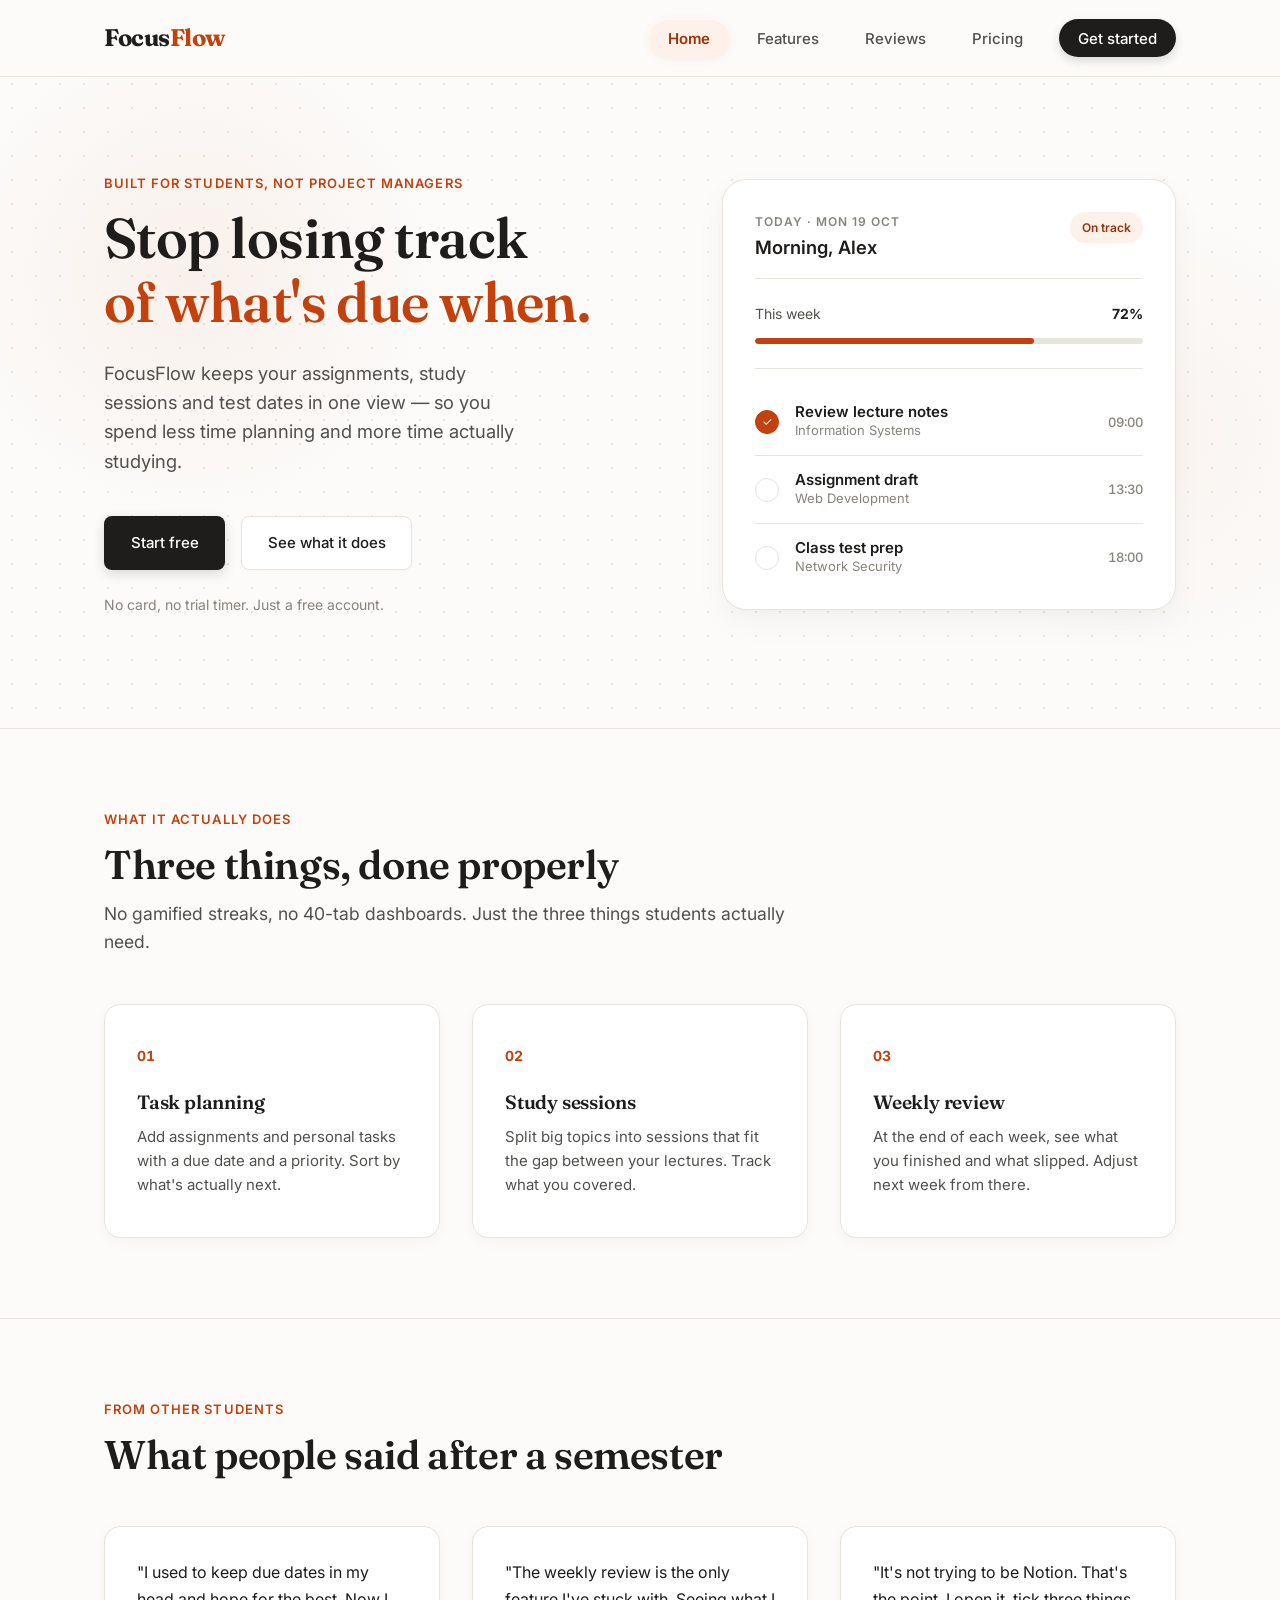
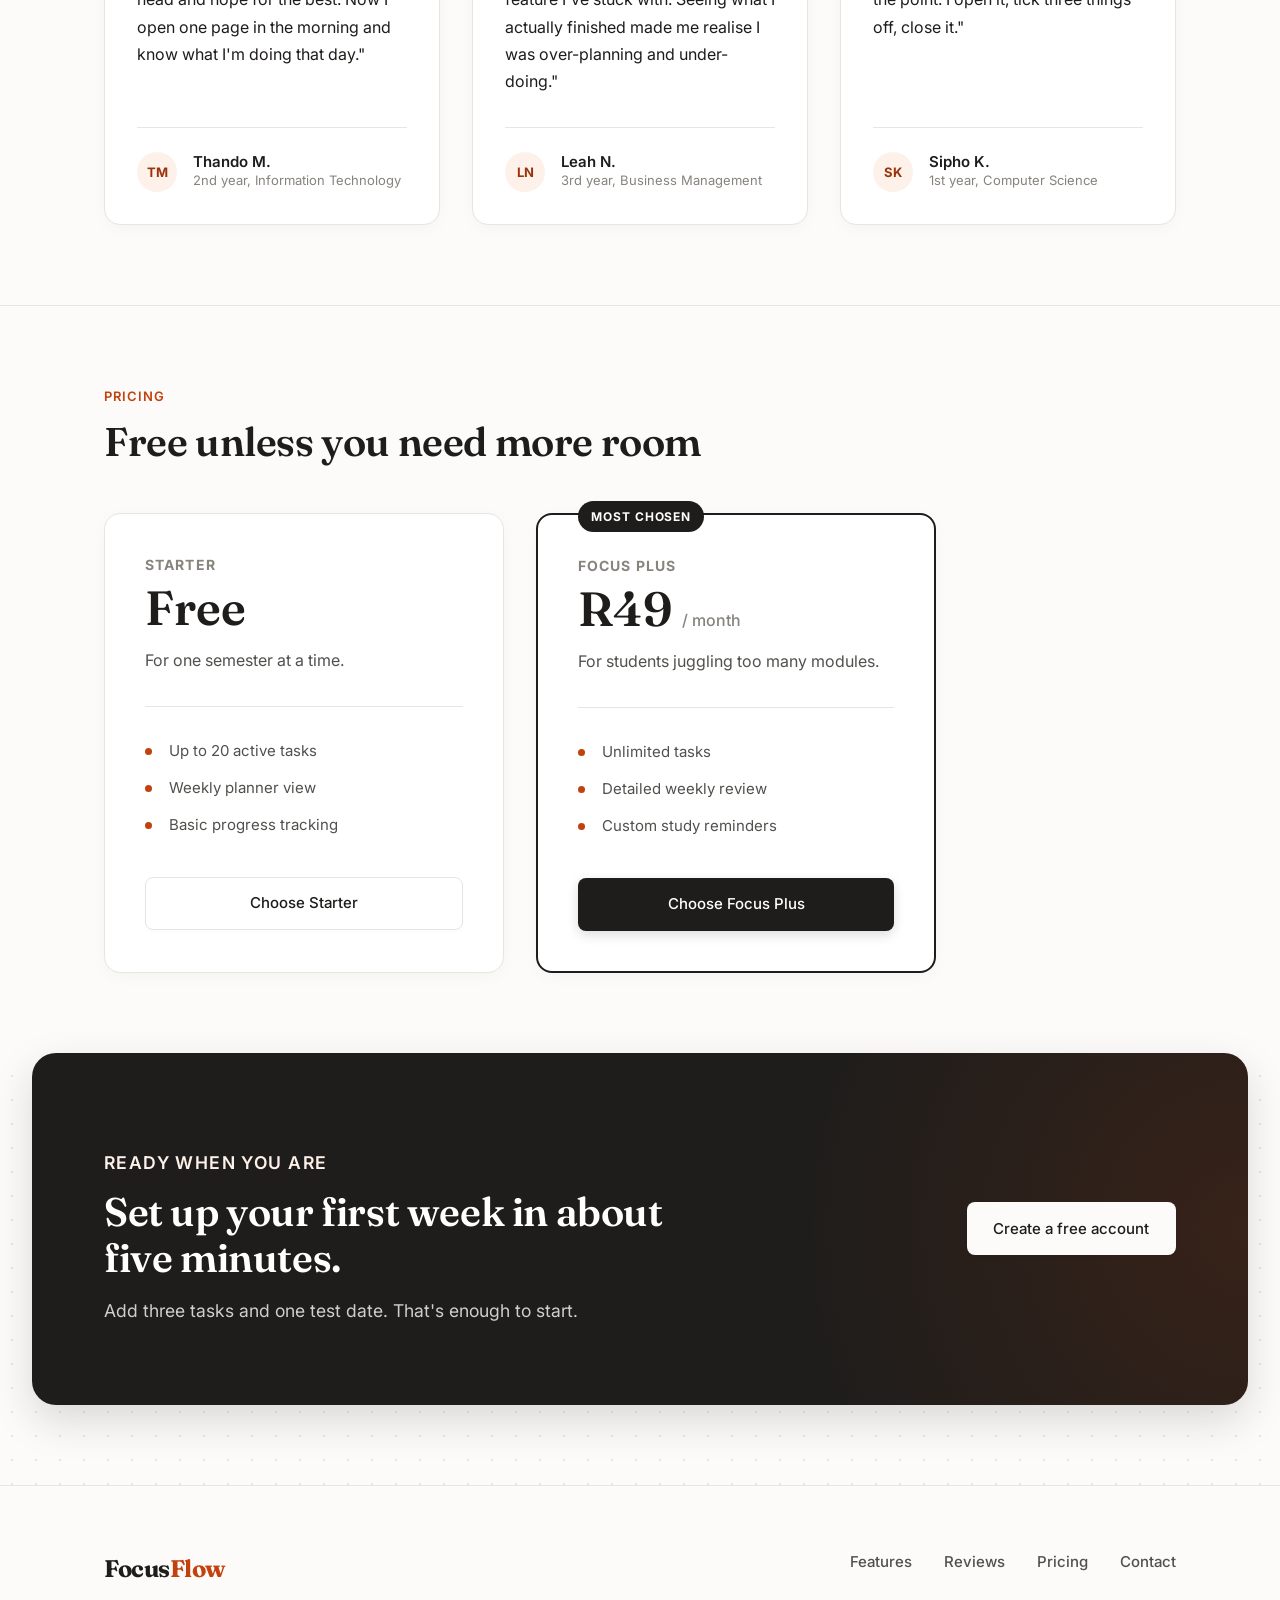
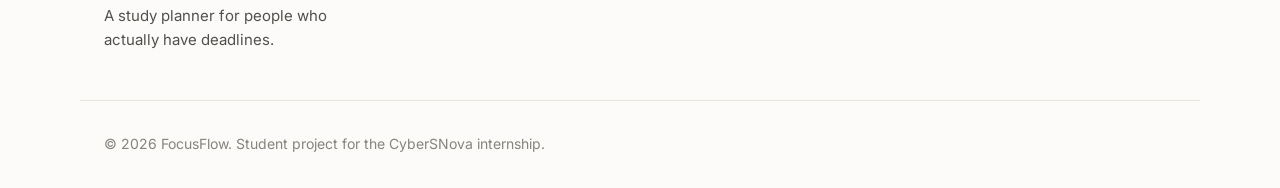
<file: 01-landing-page/index.html>
<!DOCTYPE html>
<html lang="en">
<head>
    <meta charset="UTF-8">
    <meta name="viewport" content="width=device-width, initial-scale=1.0">
    <meta name="description" content="FocusFlow is a study planner for students who need to track assignments, study sessions and deadlines in one place.">
    <title>FocusFlow — A study planner that actually fits a student week</title>
    
    <!-- Google Fonts -->
    <link rel="preconnect" href="https://fonts.googleapis.com">
    <link rel="preconnect" href="https://fonts.gstatic.com" crossorigin>
    <link href="https://fonts.googleapis.com/css2?family=Fraunces:opsz,wght@9..144,600;9..144,700&family=Inter:wght@400;500;600&display=swap" rel="stylesheet">
    
    <link rel="stylesheet" href="css/style.css">
</head>

<body>
    <a href="#main" class="skip-link">Skip to main content</a>

    <header class="site-header">
        <nav class="navbar container" aria-label="Main">
            <a href="#home" class="logo" aria-label="FocusFlow — home">
                Focus<span>Flow</span>
            </a>

            <button
                class="menu-button"
                type="button"
                aria-label="Open navigation menu"
                aria-expanded="false"
                aria-controls="navigation-links"
            >
                <span></span>
                <span></span>
                <span></span>
            </button>

            <ul class="nav-links" id="navigation-links">
                <li><a href="#home">Home</a></li>
                <li><a href="#features">Features</a></li>
                <li><a href="#testimonials">Reviews</a></li>
                <li><a href="#pricing">Pricing</a></li>
                <li><a href="#get-started" class="nav-button">Get started</a></li>
            </ul>
        </nav>
    </header>

    <main id="main">
        <!-- HERO -->
        <section class="hero" id="home">
            <div class="container hero-layout">
                <div class="hero-content">
                    <p class="eyebrow">Built for students, not project managers</p>

                    <h1>
                        Stop losing track<br>
                        <span>of what's due when.</span>
                    </h1>

                    <p class="hero-description">
                        FocusFlow keeps your assignments, study sessions and
                        test dates in one view — so you spend less time
                        planning and more time actually studying.
                    </p>

                    <div class="hero-actions">
                        <a href="#get-started" class="button button-primary">Start free</a>
                        <a href="#features" class="button button-secondary">See what it does</a>
                    </div>

                    <p class="hero-note">No card, no trial timer. Just a free account.</p>
                </div>

                <div class="hero-preview" aria-hidden="true">
                    <div class="preview-header">
                        <div>
                            <p class="preview-label">Today · Mon 19 Oct</p>
                            <h2>Morning, Alex</h2>
                        </div>
                        <span class="status-badge">On track</span>
                    </div>

                    <div class="progress-card">
                        <div class="card-heading">
                            <span>This week</span>
                            <strong>72%</strong>
                        </div>
                        <div class="progress-track">
                            <div class="progress-value"></div>
                        </div>
                    </div>

                    <div class="task-list">
                        <article class="task-card">
                            <span class="task-check completed">✓</span>
                            <div>
                                <h3>Review lecture notes</h3>
                                <p>Information Systems</p>
                            </div>
                            <span class="task-time">09:00</span>
                        </article>

                        <article class="task-card">
                            <span class="task-check"></span>
                            <div>
                                <h3>Assignment draft</h3>
                                <p>Web Development</p>
                            </div>
                            <span class="task-time">13:30</span>
                        </article>

                        <article class="task-card">
                            <span class="task-check"></span>
                            <div>
                                <h3>Class test prep</h3>
                                <p>Network Security</p>
                            </div>
                            <span class="task-time">18:00</span>
                        </article>
                    </div>
                </div>
            </div>
        </section>

        <!-- FEATURES -->
        <section class="features section" id="features">
            <div class="container">
                <div class="section-heading">
                    <p class="eyebrow">What it actually does</p>
                    <h2>Three things, done properly</h2>
                    <p>
                        No gamified streaks, no 40-tab dashboards. Just the
                        three things students actually need.
                    </p>
                </div>

                <div class="feature-grid">
                    <article class="feature-card">
                        <span class="feature-number">01</span>
                        <h3>Task planning</h3>
                        <p>
                            Add assignments and personal tasks with a due date
                            and a priority. Sort by what's actually next.
                        </p>
                    </article>

                    <article class="feature-card">
                        <span class="feature-number">02</span>
                        <h3>Study sessions</h3>
                        <p>
                            Split big topics into sessions that fit the gap
                            between your lectures. Track what you covered.
                        </p>
                    </article>

                    <article class="feature-card">
                        <span class="feature-number">03</span>
                        <h3>Weekly review</h3>
                        <p>
                            At the end of each week, see what you finished and
                            what slipped. Adjust next week from there.
                        </p>
                    </article>
                </div>
            </div>
        </section>

        <!-- TESTIMONIALS -->
        <section class="testimonials section" id="testimonials">
            <div class="container">
                <div class="section-heading">
                    <p class="eyebrow">From other students</p>
                    <h2>What people said after a semester</h2>
                </div>

                <div class="testimonial-grid">
                    <article class="testimonial-card">
                        <p>
                            "I used to keep due dates in my head and hope for
                            the best. Now I open one page in the morning and
                            know what I'm doing that day."
                        </p>
                        <div class="student">
                            <span class="student-avatar" aria-hidden="true">TM</span>
                            <div>
                                <h3>Thando M.</h3>
                                <p>2nd year, Information Technology</p>
                            </div>
                        </div>
                    </article>

                    <article class="testimonial-card">
                        <p>
                            "The weekly review is the only feature I've stuck
                            with. Seeing what I actually finished made me
                            realise I was over-planning and under-doing."
                        </p>
                        <div class="student">
                            <span class="student-avatar" aria-hidden="true">LN</span>
                            <div>
                                <h3>Leah N.</h3>
                                <p>3rd year, Business Management</p>
                            </div>
                        </div>
                    </article>

                    <article class="testimonial-card">
                        <p>
                            "It's not trying to be Notion. That's the point.
                            I open it, tick three things off, close it."
                        </p>
                        <div class="student">
                            <span class="student-avatar" aria-hidden="true">SK</span>
                            <div>
                                <h3>Sipho K.</h3>
                                <p>1st year, Computer Science</p>
                            </div>
                        </div>
                    </article>
                </div>
            </div>
        </section>

        <!-- PRICING -->
        <section class="pricing section" id="pricing">
            <div class="container">
                <div class="section-heading">
                    <p class="eyebrow">Pricing</p>
                    <h2>Free unless you need more room</h2>
                </div>

                <div class="pricing-grid">
                    <article class="pricing-card">
                        <p class="plan-name">Starter</p>
                        <p class="price">Free</p>
                        <p class="plan-description">For one semester at a time.</p>
                        <ul>
                            <li>Up to 20 active tasks</li>
                            <li>Weekly planner view</li>
                            <li>Basic progress tracking</li>
                        </ul>
                        <a href="#get-started" class="button button-secondary">Choose Starter</a>
                    </article>

                    <article class="pricing-card featured-plan">
                        <span class="popular-label">Most chosen</span>
                        <p class="plan-name">Focus Plus</p>
                        <p class="price">R49 <span>/ month</span></p>
                        <p class="plan-description">For students juggling too many modules.</p>
                        <ul>
                            <li>Unlimited tasks</li>
                            <li>Detailed weekly review</li>
                            <li>Custom study reminders</li>
                        </ul>
                        <a href="#get-started" class="button button-primary">Choose Focus Plus</a>
                    </article>
                </div>
            </div>
        </section>

        <!-- CTA -->
        <section class="call-to-action section" id="get-started">
            <div class="container call-to-action-content">
                <div>
                    <p class="eyebrow">Ready when you are</p>
                    <h2>Set up your first week in about five minutes.</h2>
                    <p>Add three tasks and one test date. That's enough to start.</p>
                </div>
                <a href="#" class="button button-light">Create a free account</a>
            </div>
        </section>
    </main>

    <footer class="site-footer">
        <div class="container footer-layout">
            <div>
                <a href="#home" class="logo footer-logo" aria-label="FocusFlow — back to top">
                    Focus<span>Flow</span>
                </a>
                <p>A study planner for people who actually have deadlines.</p>
            </div>

            <nav class="footer-links" aria-label="Footer">
                <a href="#features">Features</a>
                <a href="#testimonials">Reviews</a>
                <a href="#pricing">Pricing</a>
                <a href="mailto:hello@focusflow.example">Contact</a>
            </nav>
        </div>

        <div class="container footer-bottom">
            <p>&copy; 2026 FocusFlow. Student project for the CyberSNova internship.</p>
        </div>
    </footer>

    <script src="js/script.js"></script>
</body>
</html>
</file>
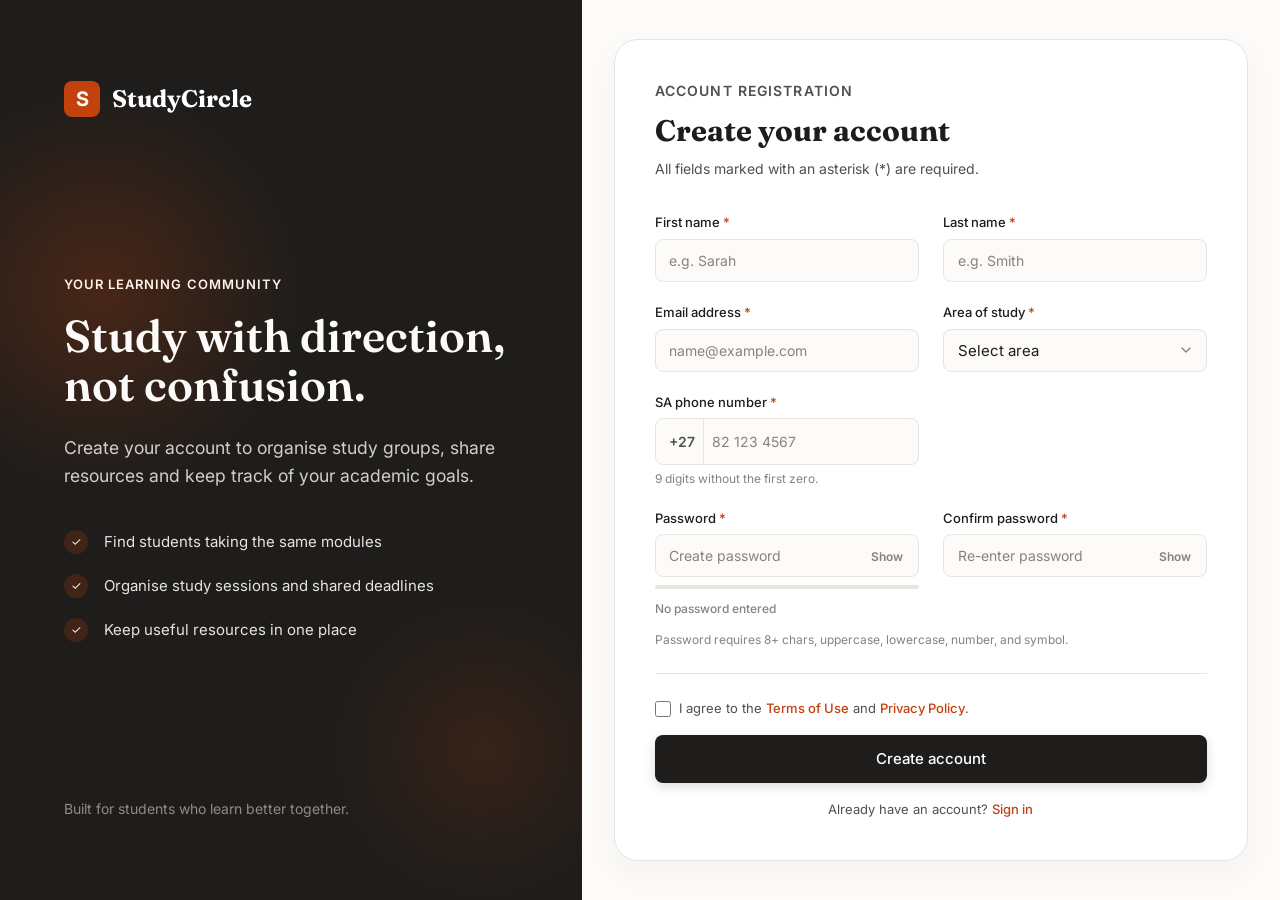
<file: 02-registration-form/index.html>
<!DOCTYPE html>
<html lang="en">
<head>
    <meta charset="UTF-8">
    <meta name="viewport" content="width=device-width, initial-scale=1.0">
    <meta name="description" content="Create a StudyCircle student account.">
    <title>Create an Account | StudyCircle</title>

    <link rel="preconnect" href="https://fonts.googleapis.com">
    <link rel="preconnect" href="https://fonts.gstatic.com" crossorigin>
    <link href="https://fonts.googleapis.com/css2?family=Fraunces:opsz,wght@9..144,600;9..144,700&family=Inter:wght@400;500;600&display=swap" rel="stylesheet">

    <link rel="stylesheet" href="css/style.css">
</head>

<body>
    <main class="page-layout">
        <!-- Left Side: Intro -->
        <section class="introduction-panel" aria-labelledby="page-heading">
            <div class="introduction-content">
                <a href="#" class="logo" aria-label="StudyCircle home">
                    <span class="logo-mark">S</span>
                    <span>StudyCircle</span>
                </a>

                <div class="introduction-copy">
                    <p class="eyebrow">Your learning community</p>
                    <h1 id="page-heading">Study with direction, not confusion.</h1>
                    <p class="introduction-text">
                        Create your account to organise study groups,
                        share resources and keep track of your academic goals.
                    </p>

                    <ul class="benefit-list">
                        <li>
                            <span class="benefit-icon" aria-hidden="true">✓</span>
                            Find students taking the same modules
                        </li>
                        <li>
                            <span class="benefit-icon" aria-hidden="true">✓</span>
                            Organise study sessions and shared deadlines
                        </li>
                        <li>
                            <span class="benefit-icon" aria-hidden="true">✓</span>
                            Keep useful resources in one place
                        </li>
                    </ul>
                </div>

                <p class="panel-note">
                    Built for students who learn better together.
                </p>
            </div>
        </section>

        <!-- Right Side: Form -->
        <section class="form-panel" aria-labelledby="form-heading">
            <div class="form-container">
                <header class="form-header">
                    <p class="step-label">Account registration</p>
                    <h2 id="form-heading">Create your account</h2>
                    <p>All fields marked with an asterisk (*) are required.</p>
                </header>

                <div class="success-message" id="success-message" role="status" aria-live="polite" hidden>
                    <span class="success-icon" aria-hidden="true">✓</span>
                    <div>
                        <strong>Registration successful</strong>
                        <p>Your StudyCircle account has been created.</p>
                    </div>
                </div>

                <form id="registration-form" novalidate>
                    <!-- Row 1 -->
                    <div class="form-row">
                        <div class="form-group">
                            <label for="first-name">First name <span aria-hidden="true">*</span></label>
                            <input type="text" id="first-name" name="firstName" placeholder="e.g. Sarah" autocomplete="given-name" required>
                            <small class="error-message" id="first-name-error"></small>
                        </div>
                        <div class="form-group">
                            <label for="last-name">Last name <span aria-hidden="true">*</span></label>
                            <input type="text" id="last-name" name="lastName" placeholder="e.g. Smith" autocomplete="family-name" required>
                            <small class="error-message" id="last-name-error"></small>
                        </div>
                    </div>

                    <!-- Row 2 -->
                    <div class="form-row">
                        <div class="form-group">
                            <label for="email">Email address <span aria-hidden="true">*</span></label>
                            <input type="email" id="email" name="email" placeholder="name@example.com" autocomplete="email" required>
                            <small class="error-message" id="email-error"></small>
                        </div>
                        <div class="form-group">
                            <label for="study-area">Area of study <span aria-hidden="true">*</span></label>
                            <select id="study-area" name="studyArea" required>
                                <option value="">Select area</option>
                                <option value="information-technology">Information Technology</option>
                                <option value="computer-science">Computer Science</option>
                                <option value="business-management">Business Management</option>
                                <option value="engineering">Engineering</option>
                                <option value="education">Education</option>
                                <option value="other">Other</option>
                            </select>
                            <small class="error-message" id="study-area-error"></small>
                        </div>
                    </div>

                    <!-- Row 3 -->
                    <div class="form-row">
                        <div class="form-group">
                            <label for="phone">SA phone number <span aria-hidden="true">*</span></label>
                            <div class="phone-input-wrapper">
                                <span class="country-code" aria-hidden="true">+27</span>
                                <input type="tel" id="phone" name="phone" placeholder="82 123 4567" autocomplete="tel" inputmode="numeric" required>
                            </div>
                            <small class="field-hint">9 digits without the first zero.</small>
                            <small class="error-message" id="phone-error"></small>
                        </div>
                        <div class="form-group">
                            <!-- Empty spacer for layout -->
                        </div>
                    </div>

                    <!-- Row 4: Passwords -->
                    <div class="form-row">
                        <div class="form-group">
                            <label for="password">Password <span aria-hidden="true">*</span></label>
                            <div class="password-input-wrapper">
                                <input type="password" id="password" name="password" placeholder="Create password" autocomplete="new-password" required>
                                <button class="password-toggle" type="button" data-password-target="password" aria-label="Show password">Show</button>
                            </div>
                            <div class="password-strength" id="password-strength">
                                <div class="strength-track"><span class="strength-bar"></span></div>
                                <span class="strength-label">No password entered</span>
                            </div>
                            <small class="error-message" id="password-error"></small>
                        </div>
                        <div class="form-group">
                            <label for="confirm-password">Confirm password <span aria-hidden="true">*</span></label>
                            <div class="password-input-wrapper">
                                <input type="password" id="confirm-password" name="confirmPassword" placeholder="Re-enter password" autocomplete="new-password" required>
                                <button class="password-toggle" type="button" data-password-target="confirm-password" aria-label="Show confirmed password">Show</button>
                            </div>
                            <small class="error-message" id="confirm-password-error"></small>
                        </div>
                    </div>
                    
                    <small class="field-hint" style="margin-top: -0.5rem; margin-bottom: 1.5rem; display: block;">
                        Password requires 8+ chars, uppercase, lowercase, number, and symbol.
                    </small>

                    <!-- Bottom Section -->
                    <div class="form-bottom">
                        <div class="checkbox-group">
                            <input type="checkbox" id="terms" name="terms" required>
                            <label for="terms">I agree to the <a href="#">Terms of Use</a> and <a href="#">Privacy Policy</a>.</label>
                        </div>
                        <small class="error-message checkbox-error" id="terms-error"></small>

                        <button class="submit-button" type="submit">Create account</button>
                        <p class="sign-in-text">Already have an account? <a href="#">Sign in</a></p>
                    </div>
                </form>
            </div>
        </section>
    </main>

    <script src="js/validation.js"></script>
</body>
</html>
</file>
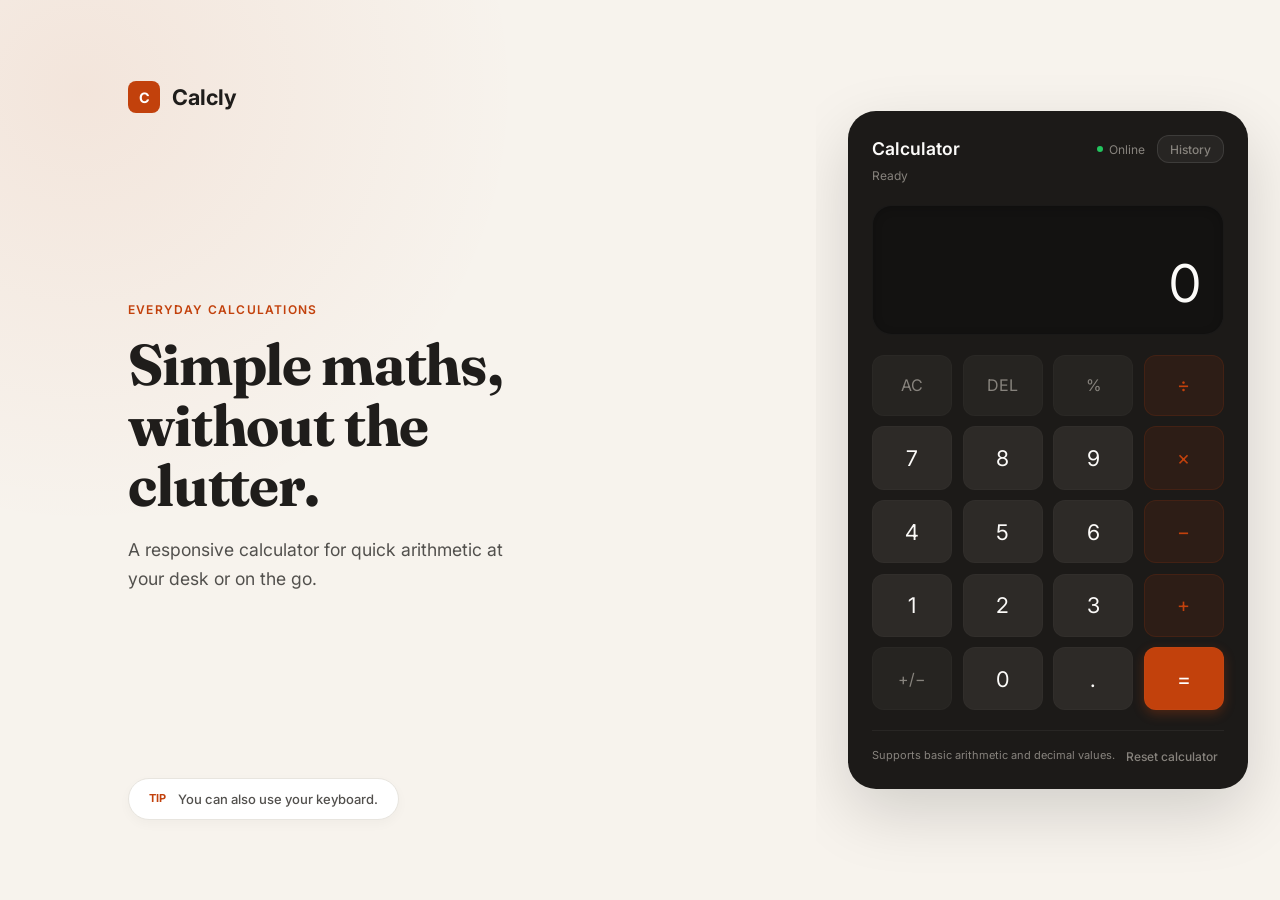
<file: 03-digital-calculator/index.html>
<!DOCTYPE html>
<html lang="en">
<head>
    <meta charset="UTF-8">
    <meta name="viewport" content="width=device-width, initial-scale=1.0">
    <meta name="description" content="A clean, functional digital calculator.">
    <title>Calcly | FocusFlow</title>

    <link rel="preconnect" href="https://fonts.googleapis.com">
    <link rel="preconnect" href="https://fonts.gstatic.com" crossorigin>
    <link href="https://fonts.googleapis.com/css2?family=Fraunces:opsz,wght@9..144,600;9..144,700&family=Inter:wght@400;500;600&display=swap" rel="stylesheet">

    <link rel="stylesheet" href="css/style.css">
</head>

<body>
    <main class="page-layout">
        
        <!-- Left Side: Typography & Info -->
        <section class="intro-panel">
            <div class="intro-content">
                <header class="intro-header">
                    <div class="logo">
                        <span class="logo-mark">C</span>
                        <span class="logo-text">Calcly</span>
                    </div>
                </header>

                <div class="hero-text">
                    <p class="eyebrow">Everyday calculations</p>
                    <h1>Simple maths,<br>without the<br>clutter.</h1>
                    <p class="subtitle">
                        A responsive calculator for quick arithmetic at your desk or on the go.
                    </p>
                </div>

                <div class="tip-card">
                    <span class="tip-badge">TIP</span>
                    <p>You can also use your keyboard.</p>
                </div>
            </div>
        </section>

        <!-- Right Side: The Calculator -->
        <section class="calc-panel">
            <div class="calculator">
                <header class="calc-header">
                    <div>
                        <h2>Calculator</h2>
                        <p class="status-text">Ready</p>
                    </div>
                    <div class="header-actions">
                        <div class="online-badge">
                            <span class="dot"></span> Online
                        </div>
                        <button id="toggle-history" class="history-toggle-btn">
                            <span id="history-btn-text">History</span>
                        </button>
                    </div>
                </header>

                <div class="display-screen">
                    <div class="expression" id="expression" aria-live="polite"></div>
                    <div class="result" id="result" aria-live="polite">0</div>
                </div>

                <div class="keypad">
                    <button class="key key-action" data-action="clear">AC</button>
                    <button class="key key-action" data-action="delete">DEL</button>
                    <button class="key key-action" data-action="percent">%</button>
                    <button class="key key-operator" data-action="divide">÷</button>

                    <button class="key" data-number="7">7</button>
                    <button class="key" data-number="8">8</button>
                    <button class="key" data-number="9">9</button>
                    <button class="key key-operator" data-action="multiply">×</button>

                    <button class="key" data-number="4">4</button>
                    <button class="key" data-number="5">5</button>
                    <button class="key" data-number="6">6</button>
                    <button class="key key-operator" data-action="subtract">−</button>

                    <button class="key" data-number="1">1</button>
                    <button class="key" data-number="2">2</button>
                    <button class="key" data-number="3">3</button>
                    <button class="key key-operator" data-action="add">+</button>

                    <button class="key key-action" data-action="negate">+/−</button>
                    <button class="key" data-number="0">0</button>
                    <button class="key" data-action="decimal">.</button>
                    <button class="key key-equals" data-action="calculate">=</button>
                </div>

                <footer class="calc-footer">
                    <p>Supports basic arithmetic and decimal values.</p>
                    <button id="reset-calc" class="reset-btn">Reset calculator</button>
                </footer>
            </div>
        </section>

        <!-- Side Drawer (History) - Now part of the main grid -->
        <aside class="history-drawer" id="history-drawer">
            <header class="history-header">
                <h2>History</h2>
                <button id="clear-history" class="clear-history-btn">Clear</button>
            </header>
            <ul class="history-list" id="history-list">
                <li class="history-empty">No calculations yet.</li>
            </ul>
        </aside>

    </main>

    <script src="js/calculator.js"></script>
</body>
</html>
</file>
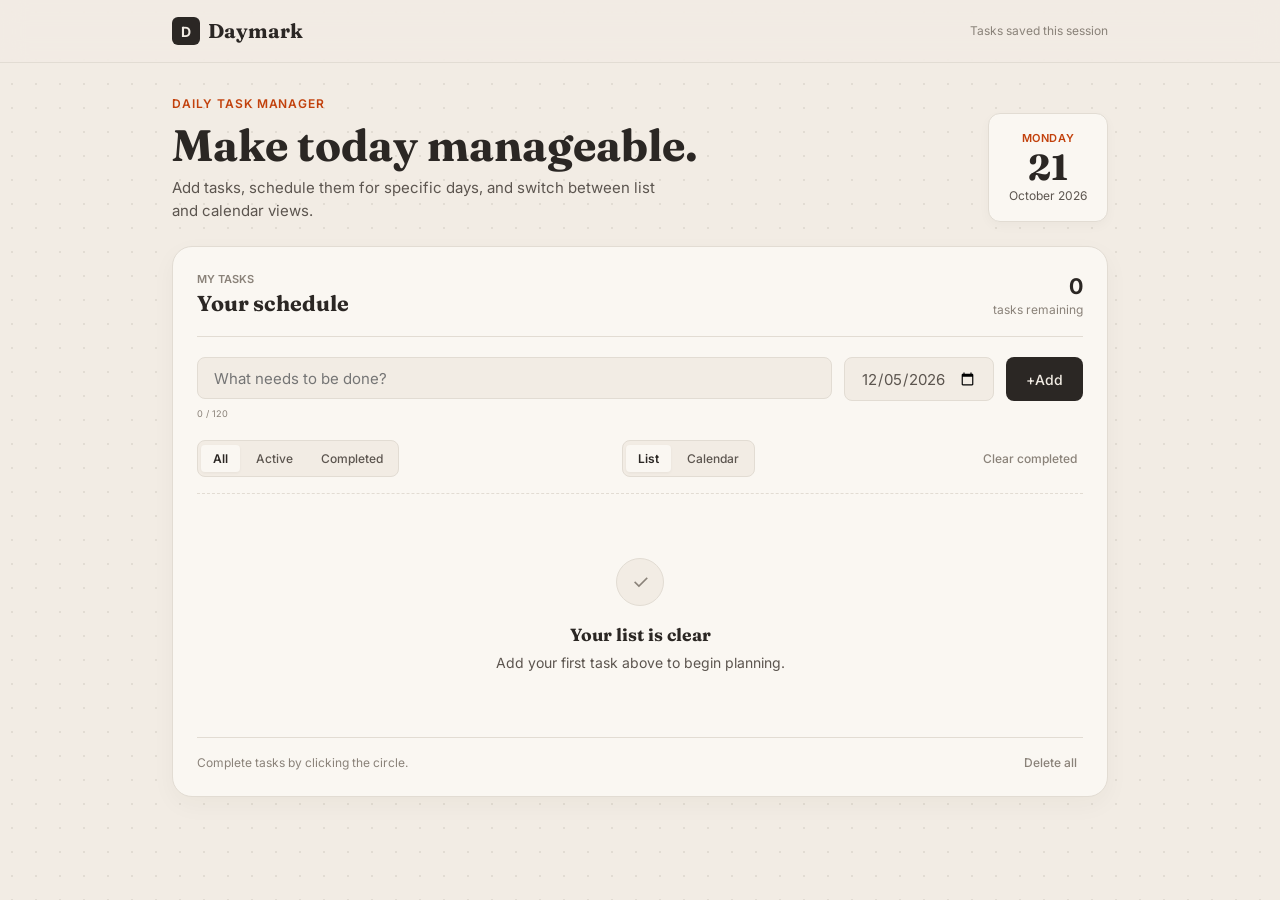
<file: 04-todo-list/index.html>
<!DOCTYPE html>
<html lang="en">
<head>
    <meta charset="UTF-8">
    <meta name="viewport" content="width=device-width, initial-scale=1.0">
    <meta name="description" content="Daymark is a simple task-management application for organising daily work.">
    <title>Daymark | Daily Task Manager</title>

    <link rel="preconnect" href="https://fonts.googleapis.com">
    <link rel="preconnect" href="https://fonts.gstatic.com" crossorigin>
    <link href="https://fonts.googleapis.com/css2?family=Inter:wght@400;500;600;700&family=Fraunces:opsz,wght@9..144,600;9..144,700&display=swap" rel="stylesheet">

    <link rel="stylesheet" href="css/style.css">
</head>

<body>
    <header class="site-header">
        <div class="header-content">
            <a href="#" class="logo" aria-label="Daymark home">
                <span class="logo-mark" aria-hidden="true">D</span>
                <span>Daymark</span>
            </a>
            <p class="session-note">Tasks saved this session</p>
        </div>
    </header>

    <main class="page-container">
        <section class="page-introduction">
            <div>
                <p class="eyebrow">Daily task manager</p>
                <h1>Make today manageable.</h1>
                <p class="introduction-text">
                    Add tasks, schedule them for specific days, and switch between list and calendar views.
                </p>
            </div>

            <div class="date-card">
                <span class="date-day" id="current-day">Monday</span>
                <strong class="date-number" id="current-date">21</strong>
                <span class="date-month" id="current-month">October 2026</span>
            </div>
        </section>

        <section class="task-application" aria-labelledby="task-heading">
            <header class="task-header">
                <div>
                    <p class="task-label">My tasks</p>
                    <h2 id="task-heading">Your schedule</h2>
                </div>
                <div class="task-summary" aria-live="polite">
                    <strong id="remaining-count">0</strong>
                    <span id="remaining-label">tasks remaining</span>
                </div>
            </header>

            <form class="task-form" id="task-form" novalidate>
                <div class="task-input-group">
                    <div class="input-wrapper">
                        <label for="task-input" class="visually-hidden">Task</label>
                        <input type="text" id="task-input" maxlength="120" placeholder="What needs to be done?" autocomplete="off">
                    </div>
                    <div class="date-wrapper">
                        <label for="task-date" class="visually-hidden">Due date</label>
                        <input type="date" id="task-date" required>
                    </div>
                    <button class="add-task-button" type="submit">
                        <span aria-hidden="true">+</span> Add
                    </button>
                </div>
                <div class="input-information">
                    <small class="error-message" id="task-error" role="alert"></small>
                    <small id="character-count">0 / 120</small>
                </div>
            </form>

            <div class="task-controls">
                <div class="filter-controls" role="group" aria-label="Filter tasks">
                    <button class="filter-button is-active" data-filter="all">All</button>
                    <button class="filter-button" data-filter="active">Active</button>
                    <button class="filter-button" data-filter="completed">Completed</button>
                </div>
                
                <div class="view-controls" role="group" aria-label="View">
                    <button class="view-button is-active" data-view="list">List</button>
                    <button class="view-button" data-view="calendar">Calendar</button>
                </div>

                <button class="clear-completed-button" id="clear-completed" disabled>Clear completed</button>
            </div>

            <!-- List View -->
            <div class="task-list-container" id="task-list-container"></div>

            <!-- Calendar View -->
            <div class="calendar-container" id="calendar-container" style="display: none;">
                <header class="calendar-header">
                    <button id="prev-month" class="cal-btn">←</button>
                    <h3 id="calendar-month-year">October 2026</h3>
                    <button id="next-month" class="cal-btn">→</button>
                </header>
                <div class="calendar-grid-header">
                    <span>Sun</span><span>Mon</span><span>Tue</span><span>Wed</span><span>Thu</span><span>Fri</span><span>Sat</span>
                </div>
                <div class="calendar-wrapper">
                    <div class="calendar-grid" id="calendar-grid"></div>
                    
                    <!-- Popover Card for Tasks -->
                    <div class="calendar-popover" id="calendar-popover">
                        <div class="popover-header">
                            <h4 id="popover-date-title">Monday, 21 Oct</h4>
                            <button class="close-popover-btn" id="close-popover">×</button>
                        </div>
                        <ul class="popover-task-list" id="popover-task-list">
                            <!-- Tasks appear here -->
                        </ul>
                    </div>
                </div>
            </div>

            <div class="empty-state" id="empty-state">
                <div class="empty-state-icon">✓</div>
                <h3 id="empty-state-title">Your list is clear</h3>
                <p id="empty-state-message">Add your first task above to begin planning.</p>
            </div>

            <footer class="task-footer">
                <p>Complete tasks by clicking the circle.</p>
                <button class="delete-all-button" id="delete-all" disabled>Delete all</button>
            </footer>
        </section>
    </main>

    <!-- Edit Modal -->
    <div class="modal-backdrop" id="edit-modal" aria-hidden="true">
        <section class="edit-modal" role="dialog" aria-modal="true">
            <header class="edit-modal-header">
                <div>
                    <p class="task-label">Update task</p>
                    <h2>Edit task</h2>
                </div>
                <button class="close-modal-button" id="close-modal">×</button>
            </header>
            <form id="edit-form" novalidate>
                <div class="form-field">
                    <label for="edit-task-input">Task description</label>
                    <textarea id="edit-task-input" rows="3" maxlength="120"></textarea>
                    <label for="edit-task-date" style="margin-top: 0.75rem;">Due date</label>
                    <input type="date" id="edit-task-date">
                    <div class="input-information">
                        <small class="error-message" id="edit-task-error" role="alert"></small>
                        <small id="edit-character-count">0 / 120</small>
                    </div>
                </div>
                <div class="modal-actions">
                    <button class="cancel-button" id="cancel-edit" type="button">Cancel</button>
                    <button class="save-button" type="submit">Save changes</button>
                </div>
            </form>
        </section>
    </div>

    <div class="toast" id="toast">
        <span class="toast-icon">✓</span>
        <span id="toast-message">Task added</span>
    </div>

    <script src="js/todo.js"></script>
</body>
</html>
</file>
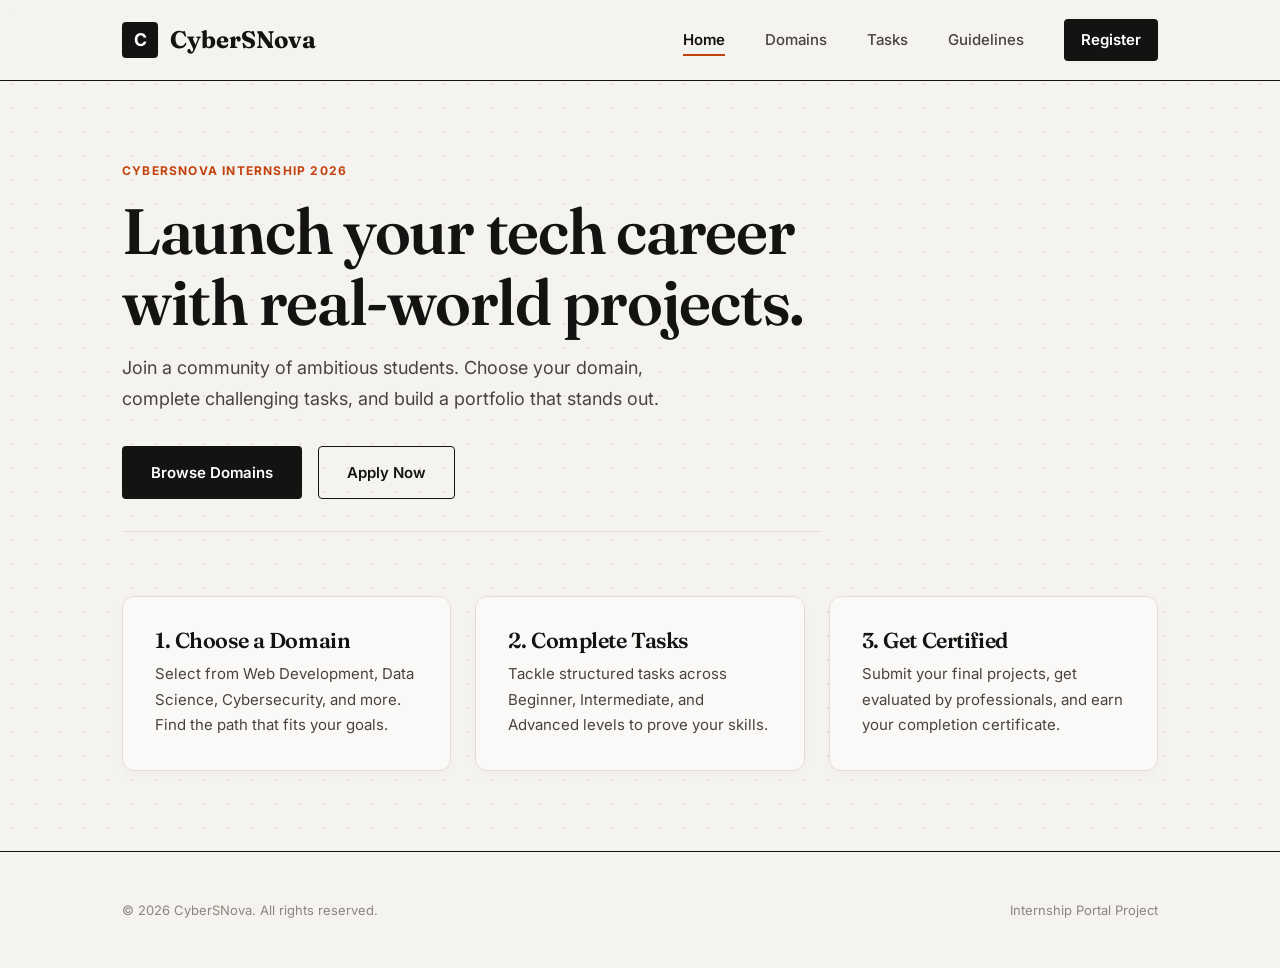
<file: advanced-level/internship-portal/index.html>
<!DOCTYPE html>
<html lang="en">
<head>
    <meta charset="UTF-8">
    <meta name="viewport" content="width=device-width, initial-scale=1.0">
    <title>CyberSNova Internship Portal</title>
    <link rel="preconnect" href="https://fonts.googleapis.com">
    <link rel="preconnect" href="https://fonts.gstatic.com" crossorigin>
    <link href="https://fonts.googleapis.com/css2?family=Inter:wght@400;500;600&family=Fraunces:opsz,wght@9..144,600;9..144,700&display=swap" rel="stylesheet">
    <link rel="stylesheet" href="css/style.css">
</head>
<body>
    <header class="site-header">
        <div class="container nav-container">
            <a href="index.html" class="logo"><span class="logo-mark">C</span> CyberSNova</a>
            <button class="menu-toggle" aria-label="Toggle menu">☰</button>
            <nav class="nav-links">
                <a href="index.html">Home</a>
                <a href="domains.html">Domains</a>
                <a href="tasks.html">Tasks</a>
                <a href="guidelines.html">Guidelines</a>
                <a href="register.html" class="btn btn-primary" style="padding: 0.5rem 1rem;">Register</a>
            </nav>
        </div>
    </header>

    <main>
        <section class="container">
            <div class="page-header" style="text-align: left; max-width: 700px; margin-bottom: 4rem;">
                <p class="eyebrow">CyberSNova Internship 2026</p>
                <h1>Launch your tech career with real-world projects.</h1>
                <p class="text-soft">Join a community of ambitious students. Choose your domain, complete challenging tasks, and build a portfolio that stands out.</p>
                <div style="display: flex; gap: 1rem; margin-top: 2rem;">
                    <a href="domains.html" class="btn btn-primary">Browse Domains</a>
                    <a href="register.html" class="btn btn-secondary">Apply Now</a>
                </div>
            </div>

            <!-- Feature Grid -->
            <div style="display: grid; grid-template-columns: repeat(auto-fit, minmax(300px, 1fr)); gap: 1.5rem;">
                <div style="background: var(--surface); padding: 2rem; border-radius: var(--radius-md); border: 1px solid var(--line); box-shadow: 0 4px 12px rgba(0,0,0,0.02);">
                    <h3>1. Choose a Domain</h3>
                    <p class="text-soft" style="font-size: 0.9375rem; margin-top: 0.5rem;">Select from Web Development, Data Science, Cybersecurity, and more. Find the path that fits your goals.</p>
                </div>
                <div style="background: var(--surface); padding: 2rem; border-radius: var(--radius-md); border: 1px solid var(--line); box-shadow: 0 4px 12px rgba(0,0,0,0.02);">
                    <h3>2. Complete Tasks</h3>
                    <p class="text-soft" style="font-size: 0.9375rem; margin-top: 0.5rem;">Tackle structured tasks across Beginner, Intermediate, and Advanced levels to prove your skills.</p>
                </div>
                <div style="background: var(--surface); padding: 2rem; border-radius: var(--radius-md); border: 1px solid var(--line); box-shadow: 0 4px 12px rgba(0,0,0,0.02);">
                    <h3>3. Get Certified</h3>
                    <p class="text-soft" style="font-size: 0.9375rem; margin-top: 0.5rem;">Submit your final projects, get evaluated by professionals, and earn your completion certificate.</p>
                </div>
            </div>
        </section>
    </main>

    <footer class="site-footer">
        <div class="container">
            <div class="footer-bottom">
                <p>&copy; 2026 CyberSNova. All rights reserved.</p>
                <p>Internship Portal Project</p>
            </div>
        </div>
    </footer>

    <script src="js/main.js"></script>
</body>
</html>
</file>
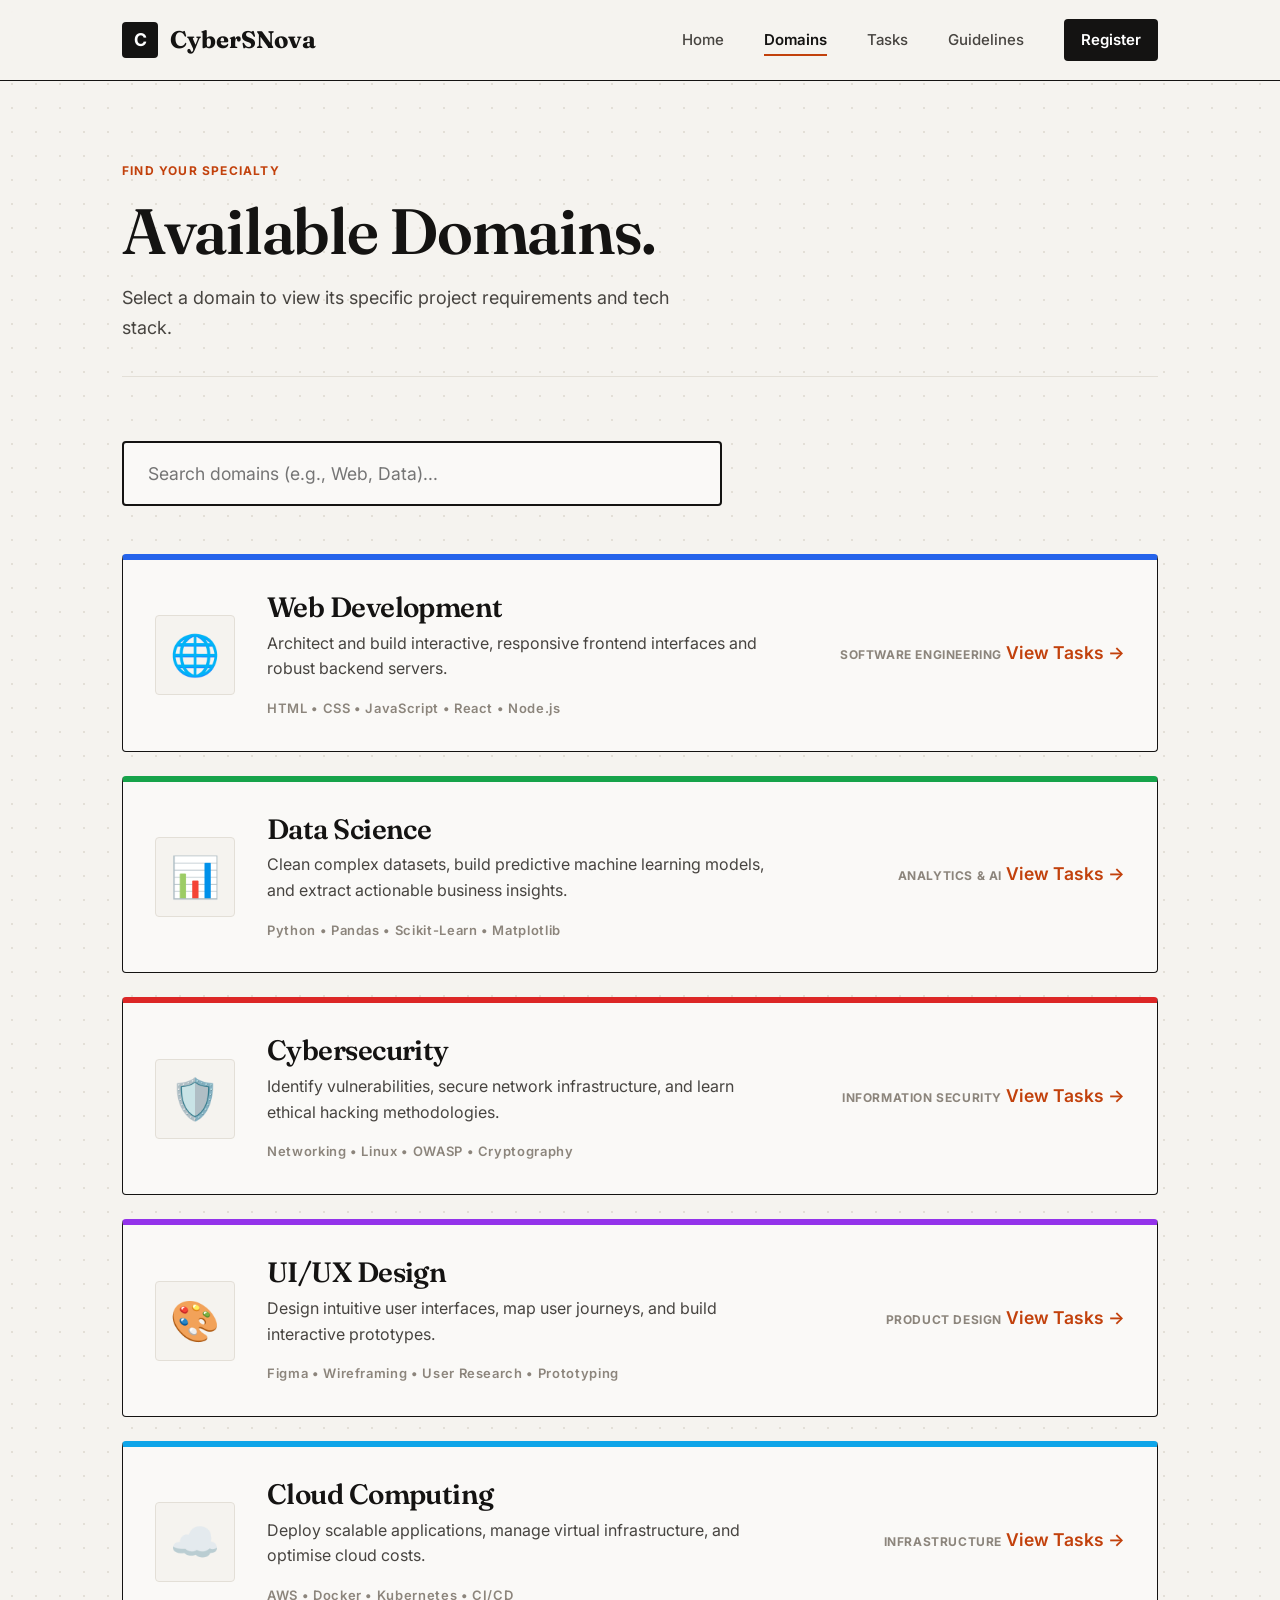
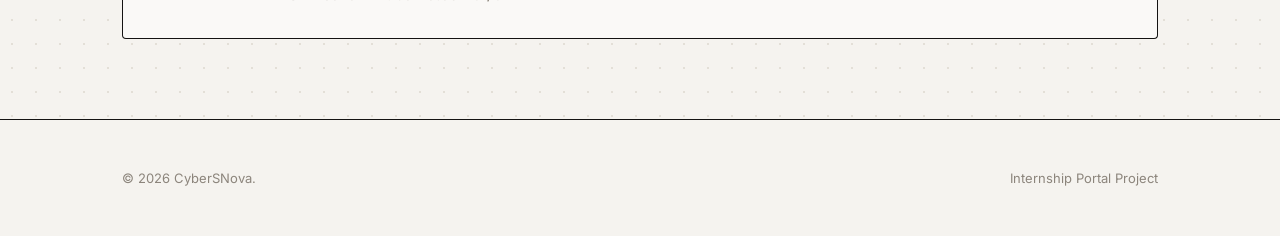
<file: advanced-level/internship-portal/domains.html>
<!DOCTYPE html>
<html lang="en">
<head>
    <meta charset="UTF-8">
    <meta name="viewport" content="width=device-width, initial-scale=1.0">
    <title>Browse Domains | CyberSNova</title>
    <link rel="preconnect" href="https://fonts.googleapis.com">
    <link rel="preconnect" href="https://fonts.gstatic.com" crossorigin>
    <link href="https://fonts.googleapis.com/css2?family=Inter:wght@400;500;600&family=Fraunces:opsz,wght@9..144,600;9..144,700&display=swap" rel="stylesheet">
    <link rel="stylesheet" href="css/style.css">
    <style>
        .search-bar { width: 100%; max-width: 600px; margin-bottom: 3rem; }
        .search-bar input {
            width: 100%; padding: 1.25rem 1.5rem; font-family: var(--font-sans); font-size: 1.1rem;
            border: 2px solid var(--ink); border-radius: var(--radius-sm); background: var(--surface);
            outline: none; transition: all 0.2s;
        }
        .search-bar input:focus { border-color: var(--accent); box-shadow: 0 4px 0 var(--accent); }

        .domain-list { display: flex; flex-direction: column; gap: 1.5rem; }
        
        .domain-row {
            display: grid; grid-template-columns: 80px 1fr auto; gap: 2rem; align-items: center;
            background: var(--surface); border: 1px solid var(--ink); border-radius: var(--radius-sm);
            padding: 2rem; text-decoration: none; color: var(--ink); transition: all 0.2s ease;
            position: relative; overflow: hidden;
        }
        .domain-row:hover { transform: translateY(-4px); box-shadow: 0 12px 24px rgba(0,0,0,0.08); }
        
        /* Distinct top border colors for each domain */
        .domain-row[data-domain="web-development"] { border-top: 6px solid #2563eb; }
        .domain-row[data-domain="data-science"] { border-top: 6px solid #16a34a; }
        .domain-row[data-domain="cybersecurity"] { border-top: 6px solid #dc2626; }
        .domain-row[data-domain="ui-ux-design"] { border-top: 6px solid #9333ea; }
        .domain-row[data-domain="cloud-computing"] { border-top: 6px solid #0ea5e9; }

        .domain-icon-box {
            width: 80px; height: 80px; display: grid; place-items: center; font-size: 2.5rem;
            background: var(--paper); border-radius: var(--radius-sm); border: 1px solid var(--line);
        }
        .domain-info h3 { font-size: 1.75rem; margin-bottom: 0.5rem; }
        .domain-info p { color: var(--ink-soft); font-size: 1rem; max-width: 500px; }
        
        .domain-action { text-align: right; }
        .domain-tag { display: inline-block; font-size: 0.75rem; font-weight: 700; text-transform: uppercase; color: var(--ink-muted); margin-bottom: 0.5rem; letter-spacing: 0.05em; }
        
        @media (max-width: 768px) {
            .domain-row { grid-template-columns: 1fr; gap: 1rem; padding: 1.5rem; }
            .domain-icon-box { width: 60px; height: 60px; font-size: 1.75rem; }
            .domain-action { text-align: left; margin-top: 1rem; }
        }
    </style>
</head>
<body>
    <header class="site-header">
        <div class="container nav-container">
            <a href="index.html" class="logo"><span class="logo-mark">C</span> CyberSNova</a>
            <button class="menu-toggle" aria-label="Toggle menu">Menu</button>
            <nav class="nav-links">
                <a href="index.html">Home</a>
                <a href="domains.html">Domains</a>
                <a href="tasks.html">Tasks</a>
                <a href="guidelines.html">Guidelines</a>
                <a href="register.html" class="btn btn-primary" style="padding: 0.5rem 1rem;">Register</a>
            </nav>
        </div>
    </header>

    <main>
        <section class="container">
            <div class="page-header">
                <p class="eyebrow">Find your specialty</p>
                <h1>Available Domains.</h1>
                <p class="text-soft">Select a domain to view its specific project requirements and tech stack.</p>
            </div>

            <div class="search-bar">
                <input type="text" id="domain-search" placeholder="Search domains (e.g., Web, Data)...">
            </div>

            <div class="domain-list" id="domain-grid">
                <!-- Rendered via JS -->
            </div>
        </section>
    </main>

    <footer class="site-footer">
        <div class="container">
            <div class="footer-bottom">
                <p>&copy; 2026 CyberSNova.</p>
                <p>Internship Portal Project</p>
            </div>
        </div>
    </footer>

    <script src="js/main.js"></script>
    <script src="js/domains.js"></script>
</body>
</html>
</file>
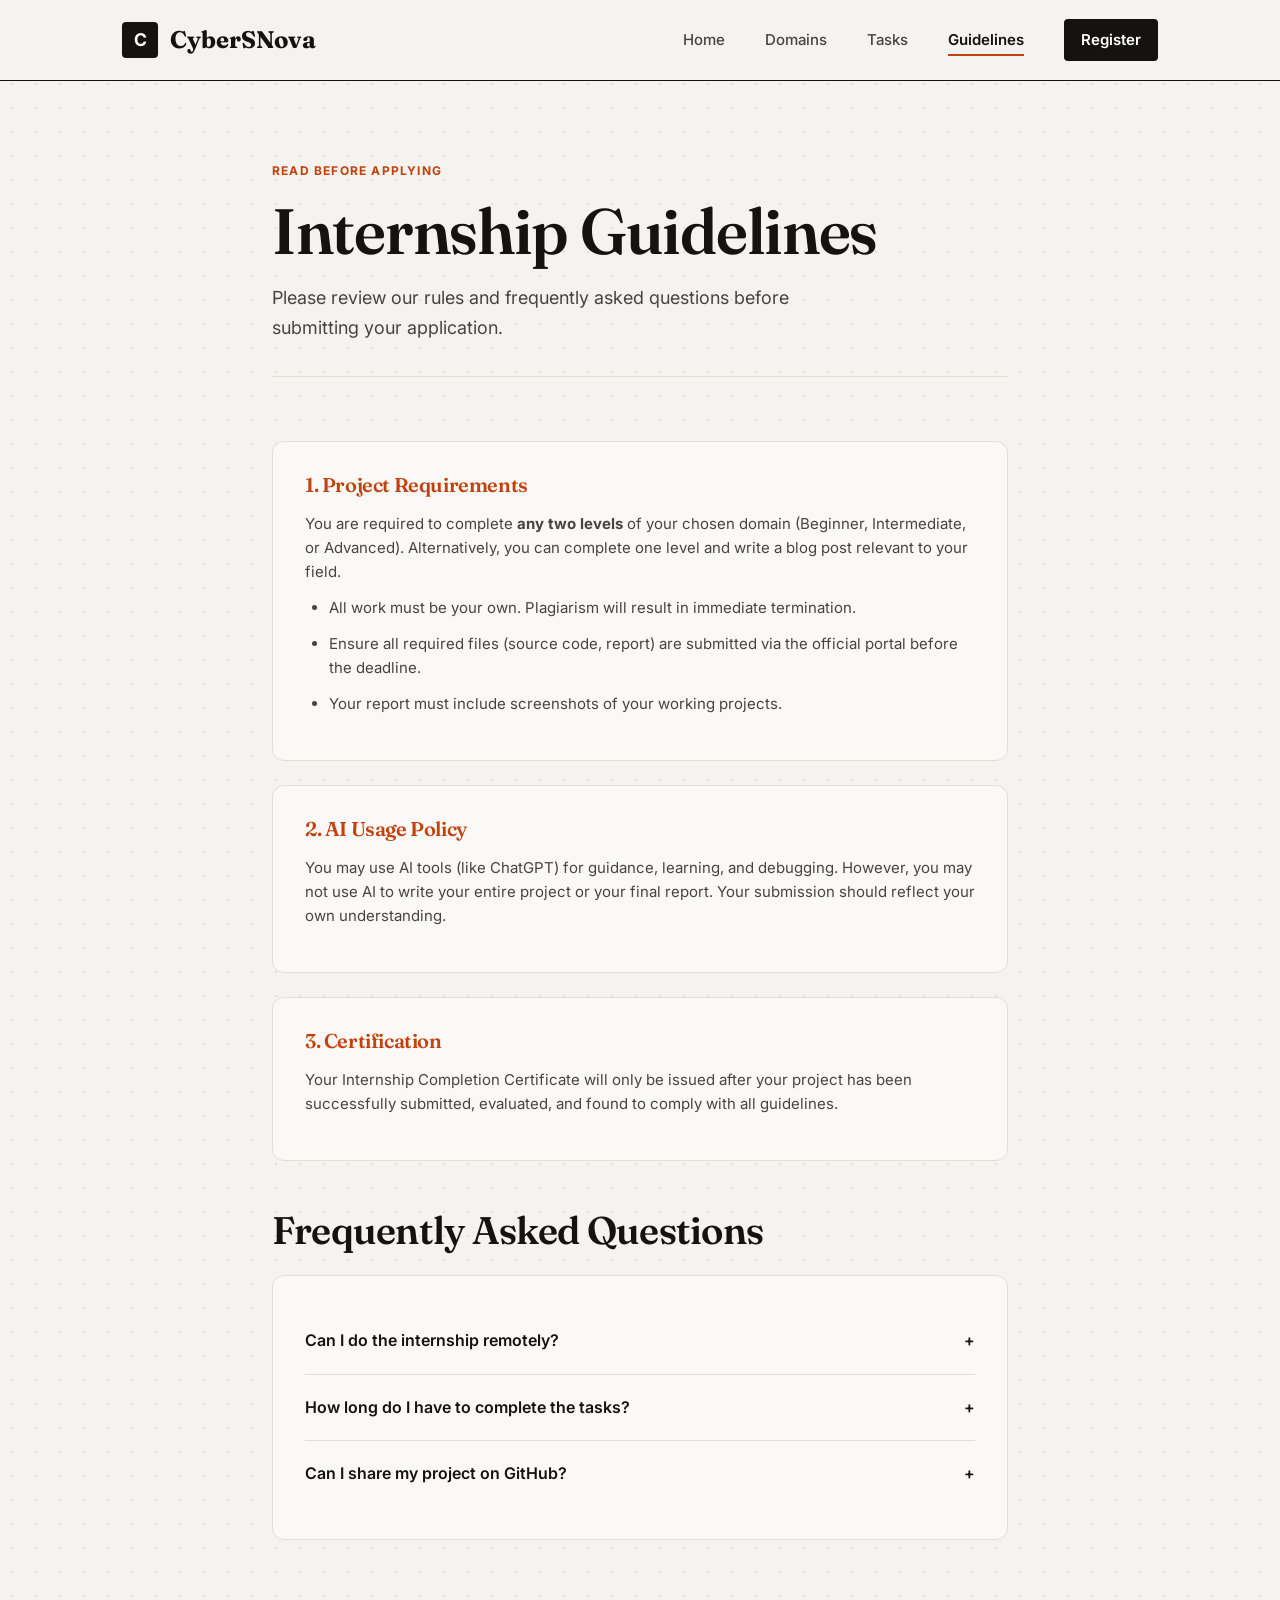
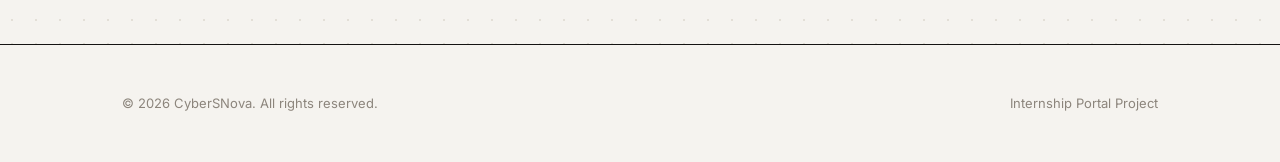
<file: advanced-level/internship-portal/guidelines.html>
<!DOCTYPE html>
<html lang="en">
<head>
    <meta charset="UTF-8">
    <meta name="viewport" content="width=device-width, initial-scale=1.0">
    <title>Guidelines & FAQ | CyberSNova</title>
    <link rel="preconnect" href="https://fonts.googleapis.com">
    <link rel="preconnect" href="https://fonts.gstatic.com" crossorigin>
    <link href="https://fonts.googleapis.com/css2?family=Inter:wght@400;500;600&family=Fraunces:opsz,wght@9..144,600;9..144,700&display=swap" rel="stylesheet">
    <link rel="stylesheet" href="css/style.css">
    <style>
        .guidelines-layout { max-width: 800px; margin-inline: auto; }
        .policy-block { background: var(--surface); padding: 2rem; border-radius: var(--radius-md); border: 1px solid var(--line); margin-bottom: 1.5rem; }
        .policy-block h3 { font-family: var(--font-display); font-size: 1.25rem; margin-bottom: 1rem; color: var(--accent); }
        .policy-block p, .policy-block li { color: var(--ink-soft); font-size: 0.9375rem; margin-bottom: 0.75rem; }
        .policy-block ul { padding-left: 1.5rem; }
        
        .faq-item { border-bottom: 1px solid var(--line); padding-block: 1.25rem; }
        .faq-item:last-child { border-bottom: none; }
        .faq-question { font-weight: 600; font-size: 1rem; color: var(--ink); cursor: pointer; display: flex; justify-content: space-between; align-items: center; }
        .faq-answer { margin-top: 0.75rem; color: var(--ink-soft); font-size: 0.9375rem; display: none; }
        .faq-answer.open { display: block; }
    </style>
</head>
<body>
    <header class="site-header">
        <div class="container nav-container">
            <a href="index.html" class="logo"><span class="logo-mark">C</span> CyberSNova</a>
            <button class="menu-toggle" aria-label="Toggle menu">☰</button>
            <nav class="nav-links">
                <a href="index.html">Home</a>
                <a href="domains.html">Domains</a>
                <a href="tasks.html">Tasks</a>
                <a href="guidelines.html">Guidelines</a>
                <a href="register.html" class="btn btn-primary" style="padding: 0.5rem 1rem;">Register</a>
            </nav>
        </div>
    </header>

    <main>
        <section class="container guidelines-layout">
            <div class="page-header" style="text-align: left;">
                <p class="eyebrow">Read before applying</p>
                <h1>Internship Guidelines</h1>
                <p class="text-soft">Please review our rules and frequently asked questions before submitting your application.</p>
            </div>

            <div class="policy-block">
                <h3>1. Project Requirements</h3>
                <p>You are required to complete <strong>any two levels</strong> of your chosen domain (Beginner, Intermediate, or Advanced). Alternatively, you can complete one level and write a blog post relevant to your field.</p>
                <ul>
                    <li>All work must be your own. Plagiarism will result in immediate termination.</li>
                    <li>Ensure all required files (source code, report) are submitted via the official portal before the deadline.</li>
                    <li>Your report must include screenshots of your working projects.</li>
                </ul>
            </div>

            <div class="policy-block">
                <h3>2. AI Usage Policy</h3>
                <p>You may use AI tools (like ChatGPT) for guidance, learning, and debugging. However, you may not use AI to write your entire project or your final report. Your submission should reflect your own understanding.</p>
            </div>

            <div class="policy-block">
                <h3>3. Certification</h3>
                <p>Your Internship Completion Certificate will only be issued after your project has been successfully submitted, evaluated, and found to comply with all guidelines.</p>
            </div>

            <h2 style="margin-top: 3rem; margin-bottom: 1.5rem;">Frequently Asked Questions</h2>
            
            <div class="policy-block">
                <div class="faq-item">
                    <div class="faq-question" onclick="this.nextElementSibling.classList.toggle('open')">Can I do the internship remotely? <span>+</span></div>
                    <div class="faq-answer">Yes, the entire internship is remote and can be completed from anywhere.</div>
                </div>
                <div class="faq-item">
                    <div class="faq-question" onclick="this.nextElementSibling.classList.toggle('open')">How long do I have to complete the tasks? <span>+</span></div>
                    <div class="faq-answer">You have 4 weeks from the date of your acceptance to complete and submit your projects.</div>
                </div>
                <div class="faq-item">
                    <div class="faq-question" onclick="this.nextElementSibling.classList.toggle('open')">Can I share my project on GitHub? <span>+</span></div>
                    <div class="faq-answer">You may use a private GitHub repository for version control. Do not make it public until the internship has officially ended.</div>
                </div>
            </div>
        </section>
    </main>

    <footer class="site-footer">
        <div class="container">
            <div class="footer-bottom">
                <p>&copy; 2026 CyberSNova. All rights reserved.</p>
                <p>Internship Portal Project</p>
            </div>
        </div>
    </footer>

    <script src="js/main.js"></script>
</body>
</html>
</file>
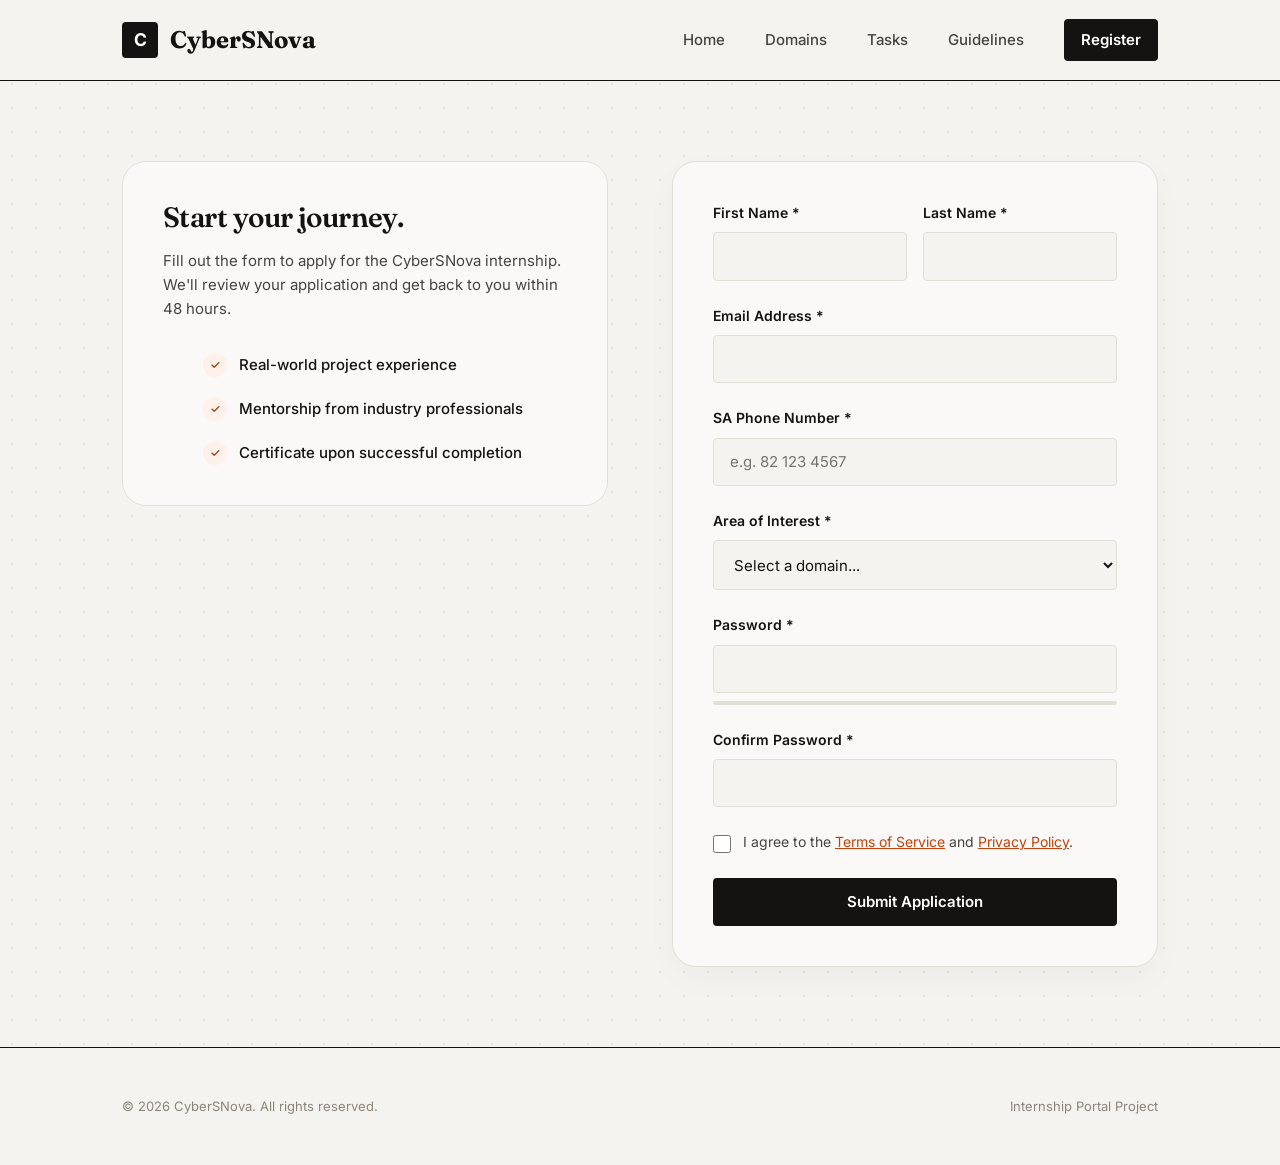
<file: advanced-level/internship-portal/register.html>
<!DOCTYPE html>
<html lang="en">
<head>
    <meta charset="UTF-8">
    <meta name="viewport" content="width=device-width, initial-scale=1.0">
    <title>Register | CyberSNova</title>
    <link rel="preconnect" href="https://fonts.googleapis.com">
    <link rel="preconnect" href="https://fonts.gstatic.com" crossorigin>
    <link href="https://fonts.googleapis.com/css2?family=Inter:wght@400;500;600&family=Fraunces:opsz,wght@9..144,600;9..144,700&display=swap" rel="stylesheet">
    <link rel="stylesheet" href="css/style.css">
    <style>
        /* Page-specific styles */
        .form-layout { display: grid; grid-template-columns: 1fr 1fr; gap: 4rem; align-items: start; }
        
        .form-sidebar { background: var(--surface); padding: 2.5rem; border-radius: var(--radius-lg); border: 1px solid var(--line); position: sticky; top: 100px; }
        .form-sidebar h2 { font-family: var(--font-display); font-size: 1.75rem; margin-bottom: 1rem; }
        .form-sidebar p { color: var(--ink-soft); font-size: 0.9375rem; margin-bottom: 2rem; }
        
        .benefit-list { list-style: none; display: flex; flex-direction: column; gap: 1.25rem; }
        .benefit-list li { display: flex; gap: 0.75rem; font-size: 0.9375rem; color: var(--ink); font-weight: 500; }
        .benefit-icon { display: grid; place-items: center; width: 24px; height: 24px; background: var(--accent-soft); color: var(--accent-dark); border-radius: 50%; font-size: 0.75rem; flex-shrink: 0; }

        .form-container { background: var(--surface); padding: 2.5rem; border-radius: var(--radius-lg); border: 1px solid var(--line); box-shadow: 0 12px 32px rgba(0,0,0,0.03); }
        
        .form-group { margin-bottom: 1.5rem; }
        .form-row { display: grid; grid-template-columns: 1fr 1fr; gap: 1rem; }
        
        label { display: block; font-size: 0.875rem; font-weight: 600; margin-bottom: 0.5rem; color: var(--ink); }
        input, select {
            width: 100%; padding: 0.85rem 1rem; font-family: var(--font-sans); font-size: 0.9375rem;
            color: var(--ink); background: var(--paper); border: 1px solid var(--line);
            border-radius: var(--radius-sm); transition: all 0.2s; outline: none;
        }
        input:focus, select:focus { border-color: var(--accent); background: var(--surface); box-shadow: 0 0 0 3px var(--accent-soft); }
        input.input-error, select.input-error { border-color: var(--error); background: #fef2f2; }
        input.input-valid, select.input-valid { border-color: var(--success); }

        .error-message { display: none; font-size: 0.75rem; color: var(--error); margin-top: 0.35rem; font-weight: 500; }
        .error-message.visible { display: block; }

        /* Password Strength */
        .password-strength { margin-top: 0.5rem; }
        .strength-track { height: 4px; background: var(--line); border-radius: 999px; overflow: hidden; margin-bottom: 0.25rem; }
        .strength-bar { display: block; height: 100%; width: 0%; background: var(--line); border-radius: 999px; transition: all 0.3s; }
        .password-strength.weak .strength-bar { width: 25%; background: var(--error); }
        .password-strength.fair .strength-bar { width: 50%; background: #eab308; }
        .password-strength.good .strength-bar { width: 75%; background: #3b82f6; }
        .password-strength.strong .strength-bar { width: 100%; background: var(--success); }

        .checkbox-group { display: flex; align-items: flex-start; gap: 0.75rem; margin-bottom: 1.5rem; }
        .checkbox-group input { width: 18px; height: 18px; margin-top: 0.2rem; accent-color: var(--accent); }
        .checkbox-group label { font-weight: 400; font-size: 0.875rem; color: var(--ink-soft); margin: 0; }

        /* Fake Email Preview Styles */
        .email-preview { display: none; background: var(--surface); border: 1px solid var(--line); border-radius: var(--radius-md); padding: 2rem; box-shadow: 0 12px 32px rgba(0,0,0,0.05); animation: slide-up 0.4s ease forwards; }
        @keyframes slide-up { from { opacity: 0; transform: translateY(20px); } to { opacity: 1; transform: translateY(0); } }
        
        .email-header { border-bottom: 1px solid var(--line); padding-bottom: 1rem; margin-bottom: 1.5rem; display: flex; justify-content: space-between; align-items: center; }
        .email-header h3 { font-family: var(--font-sans); font-size: 1rem; margin-bottom: 0.25rem; }
        .email-time { font-size: 0.75rem; background: var(--accent-soft); color: var(--accent-dark); padding: 0.25rem 0.75rem; border-radius: 999px; font-weight: 600; }
        .email-body p { margin-bottom: 1rem; color: var(--ink-soft); }
        
        @media (max-width: 900px) {
            .form-layout { grid-template-columns: 1fr; gap: 2rem; }
            .form-sidebar { position: static; }
            .form-row { grid-template-columns: 1fr; }
        }
    </style>
</head>
<body>
    <header class="site-header">
        <div class="container nav-container">
            <a href="index.html" class="logo"><span class="logo-mark">C</span> CyberSNova</a>
            <button class="menu-toggle" aria-label="Toggle menu">Menu</button>
            <nav class="nav-links">
                <a href="index.html">Home</a>
                <a href="domains.html">Domains</a>
                <a href="tasks.html">Tasks</a>
                <a href="guidelines.html">Guidelines</a>
                <a href="register.html" class="btn btn-primary" style="padding: 0.5rem 1rem;">Register</a>
            </nav>
        </div>
    </header>

    <main>
        <section class="container">
            <div class="form-layout">
                <!-- Sidebar -->
                <div class="form-sidebar">
                    <h2>Start your journey.</h2>
                    <p>Fill out the form to apply for the CyberSNova internship. We'll review your application and get back to you within 48 hours.</p>
                    <ul class="benefit-list">
                        <li><span class="benefit-icon">✓</span> Real-world project experience</li>
                        <li><span class="benefit-icon">✓</span> Mentorship from industry professionals</li>
                        <li><span class="benefit-icon">✓</span> Certificate upon successful completion</li>
                    </ul>
                </div>

                <!-- Form & Email Preview Container -->
                <div class="form-container">
                    <!-- The Form -->
                    <form id="reg-form" novalidate>
                        <div class="form-row">
                            <div class="form-group">
                                <label for="first-name">First Name *</label>
                                <input type="text" id="first-name" required>
                                <small class="error-message" id="first-name-error"></small>
                            </div>
                            <div class="form-group">
                                <label for="last-name">Last Name *</label>
                                <input type="text" id="last-name" required>
                                <small class="error-message" id="last-name-error"></small>
                            </div>
                        </div>

                        <div class="form-group">
                            <label for="email">Email Address *</label>
                            <input type="email" id="email" required>
                            <small class="error-message" id="email-error"></small>
                        </div>

                        <div class="form-group">
                            <label for="phone">SA Phone Number *</label>
                            <input type="tel" id="phone" placeholder="e.g. 82 123 4567" required>
                            <small class="error-message" id="phone-error"></small>
                        </div>

                        <div class="form-group">
                            <label for="domain">Area of Interest *</label>
                            <select id="domain" required>
                                <option value="">Select a domain...</option>
                            </select>
                            <small class="error-message" id="domain-error"></small>
                        </div>

                        <div class="form-group">
                            <label for="password">Password *</label>
                            <input type="password" id="password" required>
                            <div class="password-strength" id="pass-strength">
                                <div class="strength-track"><span class="strength-bar"></span></div>
                            </div>
                            <small class="error-message" id="password-error"></small>
                        </div>

                        <div class="form-group">
                            <label for="confirm-password">Confirm Password *</label>
                            <input type="password" id="confirm-password" required>
                            <small class="error-message" id="confirm-password-error"></small>
                        </div>

                        <div class="checkbox-group">
                            <input type="checkbox" id="terms" required>
                            <label for="terms">I agree to the <a href="#" style="color: var(--accent);">Terms of Service</a> and <a href="#" style="color: var(--accent);">Privacy Policy</a>.</label>
                        </div>
                        <small class="error-message" id="terms-error" style="margin-top: -1rem; margin-bottom: 1rem;"></small>

                        <button type="submit" class="btn btn-primary" style="width: 100%;">Submit Application</button>
                    </form>

                    <!-- Fake Email Preview (Hidden by default) -->
                    <div class="email-preview" id="email-preview">
                        <div class="email-header">
                            <div>
                                <h3>Inbox <span style="color: var(--ink-muted); font-weight: 400;">(1 new message)</span></h3>
                                <p style="font-size: 0.8125rem; color: var(--ink-soft); margin: 0;">From: <strong>CyberSNova Admissions</strong></p>
                            </div>
                            <span class="email-time">Just now</span>
                        </div>
                        
                        <div class="email-body">
                            <h2 style="font-family: var(--font-display); font-size: 1.5rem; margin-bottom: 1rem;">Application Received!</h2>
                            <p>Hi <strong id="email-name">Student</strong>,</p>
                            <p>Thank you for applying to the CyberSNova Internship. We have successfully received your application for the <strong id="email-domain">Web Development</strong> domain.</p>
                            <p>Our team will review your profile and reach out to you at <strong id="email-address">your email</strong> within 48 hours with your portal login details and next steps.</p>
                            
                            <div style="background: var(--paper); border: 1px solid var(--line); padding: 1rem; border-radius: var(--radius-sm); margin-block: 1.5rem;">
                                <p style="font-size: 0.8125rem; color: var(--ink-muted); margin: 0;"><strong>Note:</strong> This is a simulated frontend preview for the project submission. No actual email was sent.</p>
                            </div>
                            
                            <p>Best regards,<br><strong>The CyberSNova Team</strong></p>
                        </div>
                    </div>
                </div>
            </div>
        </section>
    </main>

    <footer class="site-footer">
        <div class="container">
            <div class="footer-bottom">
                <p>&copy; 2026 CyberSNova. All rights reserved.</p>
                <p>Internship Portal Project</p>
            </div>
        </div>
    </footer>

    <script src="js/main.js"></script>
    <script src="js/registration.js"></script>
</body>
</html>
</file>
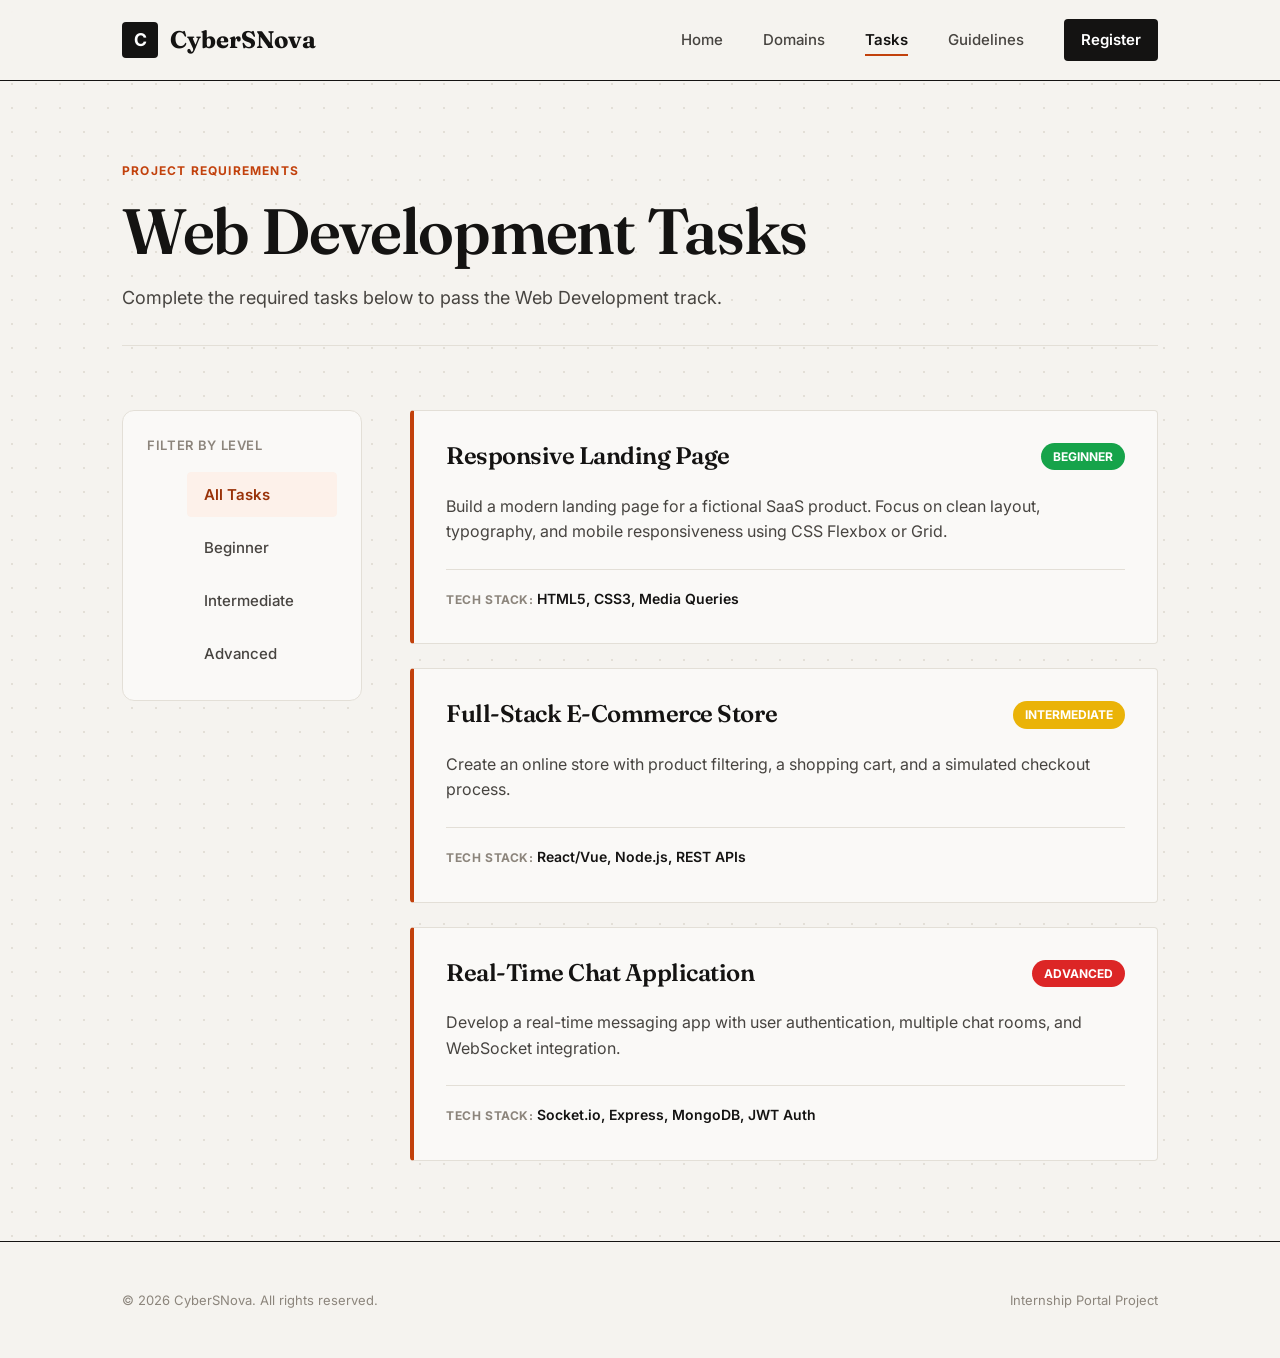
<file: advanced-level/internship-portal/tasks.html>
<!DOCTYPE html>
<html lang="en">
<head>
    <meta charset="UTF-8">
    <meta name="viewport" content="width=device-width, initial-scale=1.0">
    <title>Internship Tasks | CyberSNova</title>
    <link rel="preconnect" href="https://fonts.googleapis.com">
    <link rel="preconnect" href="https://fonts.gstatic.com" crossorigin>
    <link href="https://fonts.googleapis.com/css2?family=Inter:wght@400;500;600&family=Fraunces:opsz,wght@9..144,600;9..144,700&display=swap" rel="stylesheet">
    <link rel="stylesheet" href="css/style.css">
    <style>
        /* Page-specific styles */
        .tasks-layout { display: grid; grid-template-columns: 240px 1fr; gap: 3rem; align-items: start; }
        
        .task-sidebar { background: var(--surface); padding: 1.5rem; border-radius: var(--radius-md); border: 1px solid var(--line); position: sticky; top: 100px; }
        .sidebar-title { font-size: 0.8125rem; font-weight: 600; text-transform: uppercase; color: var(--ink-muted); margin-bottom: 1rem; letter-spacing: 0.05em; }
        
        .filter-list { list-style: none; display: flex; flex-direction: column; gap: 0.5rem; }
        .filter-btn {
            width: 100%; text-align: left; padding: 0.75rem 1rem; background: none; border: 1px solid transparent;
            border-radius: var(--radius-sm); font-family: var(--font-sans); font-size: 0.9375rem; font-weight: 500;
            color: var(--ink-soft); cursor: pointer; transition: all 0.2s;
        }
        .filter-btn:hover { background: var(--paper); color: var(--ink); }
        .filter-btn.is-active { background: var(--accent-soft); color: var(--accent-dark); font-weight: 600; border-color: var(--accent-soft); }
        
        .tasks-content { display: flex; flex-direction: column; gap: 1.5rem; }
        
        .task-card {
            background: var(--surface); border: 1px solid var(--line); border-radius: var(--radius-md); padding: 2rem;
            transition: all 0.2s; box-shadow: 0 4px 12px rgba(0,0,0,0.02);
        }
        .task-card:hover { border-color: var(--ink-muted); box-shadow: 0 8px 24px rgba(0,0,0,0.05); }
        
        .task-card-header { display: flex; justify-content: space-between; align-items: flex-start; margin-bottom: 1rem; }
        .task-card h3 { font-size: 1.35rem; }
        
        .task-meta { display: flex; gap: 1rem; align-items: center; margin-top: 1.5rem; padding-top: 1.5rem; border-top: 1px solid var(--line); }
        
        @media (max-width: 800px) {
            .tasks-layout { grid-template-columns: 1fr; gap: 2rem; }
            .task-sidebar { position: static; }
            .filter-list { flex-direction: row; flex-wrap: wrap; }
            .filter-btn { width: auto; }
        }
    </style>
</head>
<body>
    <header class="site-header">
        <div class="container nav-container">
            <a href="index.html" class="logo"><span class="logo-mark">C</span> CyberSNova</a>
            <button class="menu-toggle" aria-label="Toggle menu">☰</button>
            <nav class="nav-links">
                <a href="index.html">Home</a>
                <a href="domains.html">Domains</a>
                <a href="tasks.html">Tasks</a>
                <a href="guidelines.html">Guidelines</a>
                <a href="register.html" class="btn btn-primary" style="padding: 0.5rem 1rem;">Register</a>
            </nav>
        </div>
    </header>

    <main>
        <section class="container">
            <div class="page-header" style="text-align: left;">
                <p class="eyebrow">Project requirements</p>
                <h1 id="domain-title">Web Development Tasks</h1>
                <p class="text-soft" id="domain-desc">Complete any two levels to successfully pass the internship requirement.</p>
            </div>

            <div class="tasks-layout">
                <!-- Sidebar Filters -->
                <aside class="task-sidebar">
                    <p class="sidebar-title">Filter by Level</p>
                    <ul class="filter-list">
                        <li><button class="filter-btn is-active" data-level="all">All Tasks</button></li>
                        <li><button class="filter-btn" data-level="beginner">Beginner</button></li>
                        <li><button class="filter-btn" data-level="intermediate">Intermediate</button></li>
                        <li><button class="filter-btn" data-level="advanced">Advanced</button></li>
                    </ul>
                </aside>

                <!-- Task List -->
                <div class="tasks-content" id="tasks-container">
                    <!-- Rendered via JS -->
                </div>
            </div>
        </section>
    </main>

    <footer class="site-footer">
        <div class="container">
            <div class="footer-bottom">
                <p>&copy; 2026 CyberSNova. All rights reserved.</p>
                <p>Internship Portal Project</p>
            </div>
        </div>
    </footer>

    <script src="js/main.js"></script>
    <script src="js/tasks.js"></script>
</body>
</html>
</file>
<file: 01-landing-page/css/style.css>
/* ============================================================
   FocusFlow — style.css (Warm, Textured & Interactive Edition)
   ============================================================ */

/* ---------- Tokens ---------- */
:root {
    --ink: #1f1d1b;             
    --ink-soft: #52504d;
    --ink-muted: #87837d;
    
    --paper: #fcfbf9;           
    --surface: #ffffff;
    --line: #e8e5df;            
    
    --accent: #c2410c;          
    --accent-dark: #9a330a;
    --accent-soft: #fdf1ea;     

    --radius-sm: 8px;
    --radius-md: 16px;
    --radius-lg: 24px;
    --max-width: 1120px;
    
    --font-sans: "Inter", -apple-system, BlinkMacSystemFont, "Segoe UI", sans-serif;
    --font-display: "Fraunces", Georgia, serif;
}

/* ---------- Reset ---------- */
*, *::before, *::after { box-sizing: border-box; }
* { margin: 0; }

html { scroll-behavior: smooth; }
section[id] { scroll-margin-top: 90px; }

body {
    font-family: var(--font-sans);
    font-size: 1rem;
    line-height: 1.6;
    color: var(--ink);
    background-color: var(--paper);
    background-image: radial-gradient(var(--line) 1px, transparent 1px);
    background-size: 24px 24px;
    -webkit-font-smoothing: antialiased;
}

img, svg { display: block; max-width: 100%; }
a { color: inherit; }
ul { list-style: none; padding: 0; }

/* ---------- Skip link ---------- */
.skip-link {
    position: absolute;
    top: -100px;
    left: 1rem;
    padding: 0.5rem 1rem;
    background: var(--ink);
    color: #fff;
    border-radius: var(--radius-sm);
    text-decoration: none;
    z-index: 999;
}
.skip-link:focus { top: 1rem; }

/* ---------- Layout helpers ---------- */
.container {
    width: 100%;
    max-width: var(--max-width);
    margin-inline: auto;
    padding-inline: 1.5rem;
}

.section {
    padding-block: 5rem;
    border-top: 1px solid var(--line);
    background: var(--paper);
}

.hero {
    background: transparent; 
}

/* ---------- Typography ---------- */
h1, h2, h3 {
    font-family: var(--font-display);
    font-weight: 600;
    line-height: 1.15;
    letter-spacing: -0.01em;
}

h1 { font-size: clamp(2.5rem, 5vw, 3.5rem); margin-bottom: 1rem; }
h2 { font-size: clamp(1.8rem, 3.5vw, 2.5rem); }
h3 { font-size: 1.2rem; }

.eyebrow {
    font-size: 0.8125rem;
    font-weight: 600;
    letter-spacing: 0.08em;
    text-transform: uppercase;
    color: var(--accent);
    margin-bottom: 0.75rem;
}

/* ---------- Buttons ---------- */
.button {
    display: inline-block;
    padding: 0.85rem 1.6rem;
    font-family: var(--font-sans);
    font-size: 0.9375rem;
    font-weight: 500;
    text-decoration: none;
    border-radius: var(--radius-sm);
    border: 1px solid transparent;
    transition: all 0.2s ease;
    text-align: center;
    box-shadow: 0 2px 4px rgba(0,0,0,0.02);
}

.button-primary {
    background: var(--ink);
    color: #fff;
    box-shadow: 0 4px 12px rgba(31, 29, 27, 0.15);
}
.button-primary:hover { 
    background: var(--accent); 
    transform: translateY(-2px);
    box-shadow: 0 6px 16px rgba(194, 65, 12, 0.25);
}

.button-secondary {
    background: var(--surface);
    color: var(--ink);
    border-color: var(--line);
}
.button-secondary:hover { 
    border-color: var(--ink-soft); 
    background: var(--paper);
    transform: translateY(-2px);
}

.button-light {
    background: var(--paper);
    color: var(--ink);
}
.button-light:hover { 
    background: #fff; 
    transform: translateY(-2px);
}

/* ---------- Header / nav ---------- */
.site-header {
    position: sticky;
    top: 0;
    z-index: 100;
    background: rgba(252, 251, 249, 0.85);
    backdrop-filter: blur(12px);
    border-bottom: 1px solid var(--line);
}

.navbar {
    display: flex;
    align-items: center;
    justify-content: space-between;
    height: 76px;
}

.logo {
    font-family: var(--font-display);
    font-size: 1.5rem;
    font-weight: 700;
    text-decoration: none;
    letter-spacing: -0.02em;
}
.logo span { color: var(--accent); }

.nav-links {
    display: flex;
    align-items: center;
    gap: 0.5rem; /* Reduced gap to make room for the pill backgrounds */
}

.nav-links a {
    font-size: 0.9375rem;
    font-weight: 500;
    text-decoration: none;
    color: var(--ink-soft);
    padding: 0.6rem 1.2rem;
    border-radius: 999px; /* Pill shape */
    transition: all 0.3s cubic-bezier(0.4, 0, 0.2, 1);
    position: relative;
}

.nav-links a:hover {
    color: var(--ink);
    background: rgba(232, 229, 223, 0.5); /* Soft hover background */
}

/* The Creative Active State */
.nav-links a.active {
    color: var(--accent-dark);
    font-weight: 600;
    background: var(--accent-soft);
    box-shadow: inset 0 1px 0 rgba(255, 255, 255, 0.6), 0 2px 8px rgba(194, 65, 12, 0.08);
}

/* Ensure the "Get started" button doesn't break when active */
.nav-links .nav-button {
    margin-left: 0.5rem;
    background: var(--ink);
    color: #fff !important;
    box-shadow: 0 4px 10px rgba(31, 29, 27, 0.15);
}

.nav-links .nav-button.active {
    background: var(--accent) !important;
    color: #fff !important;
    box-shadow: 0 4px 12px rgba(194, 65, 12, 0.25);
}

/* Mobile menu button */
.menu-button {
    display: none;
    flex-direction: column;
    justify-content: center;
    gap: 5px;
    width: 42px;
    height: 42px;
    background: var(--surface);
    border: 1px solid var(--line);
    border-radius: var(--radius-sm);
    cursor: pointer;
    padding: 0;
}
.menu-button span {
    display: block;
    width: 18px;
    height: 1.5px;
    margin-inline: auto;
    background: var(--ink);
    transition: transform 0.2s ease, opacity 0.2s ease;
}

.menu-button[aria-expanded="true"] span:nth-child(1) { transform: translateY(6.5px) rotate(45deg); }
.menu-button[aria-expanded="true"] span:nth-child(2) { opacity: 0; }
.menu-button[aria-expanded="true"] span:nth-child(3) { transform: translateY(-6.5px) rotate(-45deg); }

/* ---------- Hero ---------- */
.hero {
    padding-block: 6rem 7rem;
    position: relative;
    overflow: hidden;
}

.hero::before {
    content: "";
    position: absolute;
    top: -10%;
    left: -10%;
    width: 50%;
    height: 80%;
    background: radial-gradient(circle, rgba(194, 65, 12, 0.06) 0%, transparent 60%);
    z-index: 0;
    pointer-events: none;
}
.hero::after {
    content: "";
    position: absolute;
    top: 20%;
    right: -10%;
    width: 40%;
    height: 70%;
    background: radial-gradient(circle, rgba(194, 65, 12, 0.04) 0%, transparent 70%);
    z-index: 0;
    pointer-events: none;
}

.hero-layout {
    display: grid;
    grid-template-columns: 1.1fr 0.9fr;
    gap: 4rem;
    align-items: center;
    position: relative;
    z-index: 1;
}

.hero h1 span { color: var(--accent); }

.hero-description {
    margin-top: 1.5rem;
    font-size: 1.15rem;
    color: var(--ink-soft);
    max-width: 36ch;
}

.hero-actions {
    display: flex;
    flex-wrap: wrap;
    gap: 1rem;
    margin-top: 2.5rem;
}

.hero-note {
    margin-top: 1.5rem;
    font-size: 0.875rem;
    color: var(--ink-muted);
}

.hero-preview {
    background: var(--surface);
    border: 1px solid var(--line);
    border-radius: var(--radius-lg);
    padding: 2rem;
    box-shadow: 
        0 12px 32px rgba(31, 29, 27, 0.04),
        0 2px 8px rgba(31, 29, 27, 0.02);
}

.preview-header {
    display: flex;
    justify-content: space-between;
    align-items: flex-start;
    padding-bottom: 1.25rem;
    border-bottom: 1px solid var(--line);
}

.preview-label {
    font-size: 0.75rem;
    font-weight: 600;
    letter-spacing: 0.08em;
    text-transform: uppercase;
    color: var(--ink-muted);
    margin-bottom: 0.35rem;
}

.preview-header h2 {
    font-family: var(--font-sans);
    font-size: 1.15rem;
    font-weight: 600;
    letter-spacing: 0;
}

.status-badge {
    font-size: 0.75rem;
    font-weight: 600;
    padding: 0.35rem 0.75rem;
    background: var(--accent-soft);
    color: var(--accent-dark);
    border-radius: 999px;
}

.progress-card {
    padding-block: 1.5rem;
    border-bottom: 1px solid var(--line);
}

.card-heading {
    display: flex;
    justify-content: space-between;
    font-size: 0.875rem;
    color: var(--ink-soft);
    margin-bottom: 0.75rem;
}
.card-heading strong { color: var(--ink); }

.progress-track {
    height: 6px;
    background: var(--line);
    border-radius: 999px;
    overflow: hidden;
}
.progress-value {
    height: 100%;
    width: 72%;
    background: var(--accent);
    border-radius: 999px;
}

.task-list { padding-top: 1.25rem; }

.task-card {
    display: flex;
    align-items: center;
    gap: 1rem;
    padding-block: 0.9rem;
    border-bottom: 1px solid var(--line);
}
.task-card:last-child { border-bottom: none; padding-bottom: 0; }

.task-check {
    display: grid;
    place-items: center;
    width: 24px;
    height: 24px;
    border: 1.5px solid var(--line);
    border-radius: 50%;
    font-size: 0.75rem;
    flex-shrink: 0;
    color: transparent;
    transition: all 0.2s ease;
}
.task-check.completed {
    background: var(--accent);
    border-color: var(--accent);
    color: #fff;
}

.task-card h3 {
    font-family: var(--font-sans);
    font-size: 0.9375rem;
    font-weight: 600;
    letter-spacing: 0;
}
.task-card div p {
    font-size: 0.8125rem;
    color: var(--ink-muted);
}

.task-time {
    margin-left: auto;
    font-size: 0.8125rem;
    color: var(--ink-muted);
    font-variant-numeric: tabular-nums;
    font-weight: 500;
}

/* ---------- Section headings ---------- */
.section-heading {
    max-width: 44rem;
    margin-bottom: 3rem;
}
.section-heading h2 { margin-bottom: 0.75rem; }
.section-heading > p:last-child {
    color: var(--ink-soft);
    font-size: 1.1rem;
}

/* ---------- Features ---------- */
.feature-grid {
    display: grid;
    grid-template-columns: repeat(3, 1fr);
    gap: 2rem;
}

.feature-card {
    padding: 2.5rem 2rem;
    background: var(--surface);
    border: 1px solid var(--line);
    border-radius: var(--radius-md);
    box-shadow: 0 4px 16px rgba(31, 29, 27, 0.03);
    transition: transform 0.2s ease, box-shadow 0.2s ease;
}
.feature-card:hover {
    transform: translateY(-4px);
    box-shadow: 0 8px 24px rgba(31, 29, 27, 0.06);
}

.feature-number {
    display: block;
    font-size: 0.875rem;
    font-weight: 700;
    color: var(--accent);
    margin-bottom: 1.5rem;
    font-variant-numeric: tabular-nums;
}

.feature-card h3 { margin-bottom: 0.75rem; }
.feature-card p { color: var(--ink-soft); font-size: 0.9375rem; }

/* ---------- Testimonials ---------- */
.testimonial-grid {
    display: grid;
    grid-template-columns: repeat(3, 1fr);
    gap: 2rem;
}

.testimonial-card {
    background: var(--surface);
    border: 1px solid var(--line);
    border-radius: var(--radius-md);
    padding: 2rem;
    display: flex;
    flex-direction: column;
    justify-content: space-between;
    gap: 2rem;
    box-shadow: 0 4px 16px rgba(31, 29, 27, 0.03);
}

.testimonial-card > p {
    font-size: 1rem;
    line-height: 1.7;
    color: var(--ink);
}

.student {
    display: flex;
    align-items: center;
    gap: 1rem;
    padding-top: 1.5rem;
    border-top: 1px solid var(--line);
}

.student-avatar {
    display: grid;
    place-items: center;
    width: 40px;
    height: 40px;
    border-radius: 50%;
    background: var(--accent-soft);
    color: var(--accent-dark);
    font-size: 0.8125rem;
    font-weight: 700;
    flex-shrink: 0;
}

.student h3 {
    font-family: var(--font-sans);
    font-size: 0.9375rem;
    font-weight: 600;
    letter-spacing: 0;
}
.student p {
    font-size: 0.8125rem;
    color: var(--ink-muted);
}

/* ---------- Pricing ---------- */
.pricing-grid {
    display: grid;
    grid-template-columns: repeat(2, minmax(0, 400px));
    gap: 2rem;
    justify-content: start;
}

.pricing-card {
    position: relative;
    background: var(--surface);
    border: 1px solid var(--line);
    border-radius: var(--radius-md);
    padding: 2.5rem;
    box-shadow: 0 4px 16px rgba(31, 29, 27, 0.03);
}

.featured-plan {
    border-color: var(--ink);
    border-width: 2px;
}

.popular-label {
    position: absolute;
    top: -0.85rem;
    left: 2.5rem;
    background: var(--ink);
    color: #fff;
    font-size: 0.75rem;
    font-weight: 700;
    letter-spacing: 0.08em;
    text-transform: uppercase;
    padding: 0.35rem 0.8rem;
    border-radius: 999px;
}

.plan-name {
    font-size: 0.875rem;
    font-weight: 700;
    letter-spacing: 0.08em;
    text-transform: uppercase;
    color: var(--ink-muted);
    margin-bottom: 0.5rem;
}

.price {
    font-family: var(--font-display);
    font-size: 3rem;
    font-weight: 600;
    line-height: 1;
    margin-bottom: 1rem;
}
.price span {
    font-family: var(--font-sans);
    font-size: 1rem;
    font-weight: 500;
    color: var(--ink-muted);
}

.plan-description {
    font-size: 1rem;
    color: var(--ink-soft);
    margin-bottom: 2rem;
    padding-bottom: 2rem;
    border-bottom: 1px solid var(--line);
}

.pricing-card ul {
    display: flex;
    flex-direction: column;
    gap: 0.8rem;
    margin-bottom: 2.5rem;
}
.pricing-card li {
    font-size: 0.9375rem;
    color: var(--ink-soft);
    padding-left: 1.5rem;
    position: relative;
}
.pricing-card li::before {
    content: "";
    position: absolute;
    left: 0;
    top: 0.6em;
    width: 7px;
    height: 7px;
    background: var(--accent);
    border-radius: 50%;
}

.pricing-card .button { width: 100%; }

/* ---------- Call to action ---------- */
.call-to-action {
    background: var(--ink);
    color: var(--paper);
    border-top: none;
    border-radius: var(--radius-lg);
    margin: 0 2rem 5rem;
    box-shadow: 0 16px 40px rgba(31, 29, 27, 0.15);
    position: relative;
    overflow: hidden;
}

.call-to-action::before {
    content: "";
    position: absolute;
    top: 0;
    right: 0;
    width: 50%;
    height: 100%;
    background: radial-gradient(circle at 100% 50%, rgba(194, 65, 12, 0.15) 0%, transparent 70%);
    pointer-events: none;
}

.call-to-action .eyebrow { color: var(--accent-soft); }
.call-to-action h2 { color: #fff; }

.call-to-action-content {
    display: flex;
    justify-content: space-between;
    align-items: center;
    gap: 3rem;
    flex-wrap: wrap;
    position: relative;
    z-index: 1;
}
.call-to-action-content > div { max-width: 36rem; }
.call-to-action-content p {
    color: rgba(252, 251, 249, 0.8);
    margin-top: 1rem;
    font-size: 1.1rem;
}

/* ---------- Footer ---------- */
.site-footer {
    padding-block: 4rem 2rem;
    background: var(--paper);
    border-top: 1px solid var(--line);
}

.footer-layout {
    display: flex;
    justify-content: space-between;
    gap: 3rem;
    flex-wrap: wrap;
    padding-bottom: 3rem;
    border-bottom: 1px solid var(--line);
}

.footer-logo { display: inline-block; margin-bottom: 1rem; }

.footer-layout > div > p {
    font-size: 0.9375rem;
    color: var(--ink-soft);
    max-width: 28ch;
}

.footer-links {
    display: flex;
    flex-wrap: wrap;
    gap: 2rem;
    align-items: flex-start;
}
.footer-links a {
    font-size: 0.9375rem;
    font-weight: 500;
    color: var(--ink-soft);
    text-decoration: none;
    transition: color 0.2s;
}
.footer-links a:hover { color: var(--accent); }

.footer-bottom {
    padding-top: 2rem;
}
.footer-bottom p {
    font-size: 0.875rem;
    color: var(--ink-muted);
}

/* ---------- Responsive ---------- */
@media (max-width: 900px) {
    .hero-layout { 
        grid-template-columns: 1fr; 
        gap: 4rem; 
        text-align: center; 
    }
    .hero-description { margin-inline: auto; }
    .hero-actions { justify-content: center; }
    
    .feature-grid, .testimonial-grid { 
        grid-template-columns: 1fr; 
    }
    .pricing-grid { 
        grid-template-columns: 1fr; 
        max-width: 450px;
    }
    
    .call-to-action { margin: 0 1.5rem 4rem; text-align: center; }
    .call-to-action-content { justify-content: center; }
}

@media (max-width: 720px) {
    .menu-button { display: flex; }

    .nav-links {
        position: absolute;
        top: 76px;
        left: 0;
        right: 0;
        flex-direction: column;
        align-items: stretch;
        gap: 0;
        background: var(--paper);
        border-bottom: 1px solid var(--line);
        padding: 1rem 1.5rem 1.5rem;
        display: none;
        box-shadow: 0 10px 20px rgba(0,0,0,0.05);
    }

    .nav-links.is-open { display: flex; }

    /* Mobile navigation link styling */
    .nav-links li { border-bottom: 1px solid var(--line); }
    .nav-links li:last-child { border-bottom: none; padding-top: 1rem; }
    .nav-links a { 
        display: block; 
        padding: 0.8rem 1.2rem; 
        border-radius: 8px;
    }
}

@media (max-width: 480px) {
    .section { padding-block: 4rem; }
    .hero { padding-block: 4rem 5rem; }
    .hero-preview { padding: 1.5rem; }
    .pricing-card { padding: 2rem 1.5rem; }
    .hero-actions { flex-direction: column; }
    .hero-actions .button { width: 100%; }
    .call-to-action { margin: 0 1rem 3rem; padding: 3rem 1.5rem; }
}
</file>
<file: 02-registration-form/css/style.css>
/* ============================================================
   StudyCircle Registration Form — style.css
   ============================================================ */

:root {
    --ink: #1f1d1b;
    --ink-soft: #52504d;
    --ink-muted: #87837d;
    --paper: #fcfbf9;
    --surface: #ffffff;
    --line: #e8e5df;
    --accent: #c2410c;
    --accent-soft: #fdf1ea;
    --error: #dc2626;
    --error-bg: #fef2f2;
    --success: #16a34a;
    --success-bg: #f0fdf4;
    --radius-sm: 8px;
    --radius-md: 16px;
    --radius-lg: 24px;
    --font-sans: "Inter", -apple-system, BlinkMacSystemFont, "Segoe UI", sans-serif;
    --font-display: "Fraunces", Georgia, serif;
}

*, *::before, *::after { box-sizing: border-box; }
* { margin: 0; }

body {
    font-family: var(--font-sans);
    font-size: 1rem;
    line-height: 1.6;
    color: var(--ink);
    background-color: var(--paper);
    background-image: radial-gradient(var(--line) 1px, transparent 1px);
    background-size: 24px 24px;
    -webkit-font-smoothing: antialiased;
    min-height: 100vh;
}

/* ---------- Layout ---------- */
.page-layout {
    display: grid;
    grid-template-columns: 1fr 1.2fr; 
    min-height: 100vh;
}

/* ---------- Left Panel ---------- */
.introduction-panel {
    background-color: var(--ink);
    color: var(--paper);
    padding: 4rem;
    display: flex;
    flex-direction: column;
    position: relative;
    overflow: hidden; 
}

/* Background Animation */
.introduction-panel::before,
.introduction-panel::after {
    content: "";
    position: absolute;
    border-radius: 50%;
    pointer-events: none;
    z-index: 0;
}

.introduction-panel::before {
    width: 400px;
    height: 400px;
    background: radial-gradient(circle, rgba(194, 65, 12, 0.25) 0%, transparent 70%);
    top: 10%;
    left: -100px;
    animation: float-orb 8s infinite alternate ease-in-out;
}

.introduction-panel::after {
    width: 300px;
    height: 300px;
    background: radial-gradient(circle, rgba(194, 65, 12, 0.15) 0%, transparent 70%);
    bottom: 0%;
    right: -50px;
    animation: float-orb 10s infinite alternate-reverse ease-in-out;
}

@keyframes float-orb {
    0% { transform: translate(0, 0) scale(1); }
    100% { transform: translate(40px, 60px) scale(1.2); }
}

.introduction-content {
    position: relative;
    z-index: 1;
    height: 100%;
    display: flex;
    flex-direction: column;
    justify-content: space-between; 
    padding-block: 1rem;
}

.logo {
    display: inline-flex;
    align-items: center;
    gap: 0.75rem;
    font-family: var(--font-display);
    font-size: 1.5rem;
    font-weight: 700;
    text-decoration: none;
    color: #fff;
}

.logo-mark {
    display: grid;
    place-items: center;
    width: 36px;
    height: 36px;
    background: var(--accent);
    color: #fff;
    border-radius: 8px;
    font-family: var(--font-sans);
    font-size: 1.25rem;
}

.introduction-copy {
    margin-block: auto; 
    padding-block: 2rem;
    max-width: 480px;
}

.eyebrow {
    font-size: 0.8125rem;
    font-weight: 600;
    letter-spacing: 0.08em;
    text-transform: uppercase;
    color: var(--accent-soft);
    margin-bottom: 1rem;
}

.introduction-copy h1 {
    font-family: var(--font-display);
    font-size: clamp(2.5rem, 3.5vw, 3.5rem);
    line-height: 1.1;
    margin-bottom: 1.5rem;
    font-weight: 600;
}

.introduction-text {
    font-size: 1.1rem;
    color: rgba(252, 251, 249, 0.8);
    margin-bottom: 2.5rem;
}

.benefit-list {
    list-style: none;
    padding: 0;
    display: flex;
    flex-direction: column;
    gap: 1.25rem;
}

.benefit-list li {
    display: flex;
    align-items: center;
    gap: 1rem;
    font-size: 0.9375rem;
    color: rgba(252, 251, 249, 0.9);
    transition: transform 0.3s ease;
}
.benefit-list li:hover {
    transform: translateX(4px);
}

.benefit-icon {
    display: grid;
    place-items: center;
    width: 24px;
    height: 24px;
    background: rgba(194, 65, 12, 0.2);
    color: var(--accent-soft);
    border-radius: 50%;
    font-size: 0.75rem;
    flex-shrink: 0;
    animation: pulse-check 3s infinite alternate;
}

@keyframes pulse-check {
    0% { transform: scale(1); box-shadow: 0 0 0 rgba(194, 65, 12, 0); }
    100% { transform: scale(1.08); box-shadow: 0 0 10px rgba(194, 65, 12, 0.3); }
}

.panel-note {
    font-size: 0.875rem;
    color: rgba(252, 251, 249, 0.5);
}

/* ---------- Right Panel ---------- */
.form-panel {
    padding: 2rem;
    display: flex;
    align-items: center;
    justify-content: center;
    background: var(--paper);
}

.form-container {
    width: 100%;
    max-width: 700px; 
    background: var(--surface);
    border: 1px solid var(--line);
    border-radius: var(--radius-lg);
    padding: 2.5rem;
    box-shadow: 0 12px 32px rgba(31, 29, 27, 0.04);
}

.form-header {
    margin-bottom: 2rem;
}

.step-label {
    font-size: 0.8125rem;
    font-weight: 600;
    letter-spacing: 0.08em;
    text-transform: uppercase;
    color: var(--accent);
    margin-bottom: 0.25rem;
}

.form-header h2 {
    font-family: var(--font-display);
    font-size: 1.85rem;
    margin-bottom: 0.25rem;
}

.form-header p {
    color: var(--ink-soft);
    font-size: 0.875rem;
}

/* ---------- Form Layout ---------- */
.form-row {
    display: grid;
    grid-template-columns: 1fr 1fr;
    gap: 1.5rem;
    margin-bottom: 1.25rem;
}

.form-group {
    margin-bottom: 0;
}

label {
    display: block;
    font-size: 0.8125rem;
    font-weight: 500;
    margin-bottom: 0.35rem;
    color: var(--ink);
}

label span[aria-hidden="true"] {
    color: var(--accent);
}

input[type="text"],
input[type="email"],
input[type="tel"],
input[type="password"],
select {
    width: 100%;
    padding: 0.7rem 0.85rem;
    font-family: var(--font-sans);
    font-size: 0.9375rem;
    color: var(--ink);
    background: var(--paper);
    border: 1px solid var(--line);
    border-radius: var(--radius-sm);
    transition: all 0.2s ease;
    outline: none;
}

input:focus,
select:focus {
    border-color: var(--accent);
    background: var(--surface);
    box-shadow: 0 0 0 3px var(--accent-soft);
}

input::placeholder {
    color: var(--ink-muted);
    font-size: 0.875rem;
}

select {
    appearance: none;
    background-image: url("data:image/svg+xml,%3Csvg xmlns='http://www.w3.org/2000/svg' width='16' height='16' viewBox='0 0 24 24' fill='none' stroke='%2387837d' stroke-width='2' stroke-linecap='round' stroke-linejoin='round'%3E%3Cpolyline points='6 9 12 15 18 9'%3E%3C/polyline%3E%3C/svg%3E");
    background-repeat: no-repeat;
    background-position: right 0.75rem center;
    padding-right: 2rem;
}

/* Phone Input */
.phone-input-wrapper {
    display: flex;
    align-items: center;
    background: var(--paper);
    border: 1px solid var(--line);
    border-radius: var(--radius-sm);
    transition: all 0.2s ease;
}

.phone-input-wrapper:focus-within {
    border-color: var(--accent);
    background: var(--surface);
    box-shadow: 0 0 0 3px var(--accent-soft);
}

.phone-input-wrapper.input-error {
    border-color: var(--error);
    background: var(--error-bg);
}

.phone-input-wrapper.input-valid {
    border-color: var(--success);
    background: var(--surface);
}

.country-code {
    padding: 0.7rem 0.5rem 0.7rem 0.85rem;
    font-weight: 600;
    color: var(--ink-soft);
    font-size: 0.875rem;
    border-right: 1px solid var(--line);
}

.phone-input-wrapper input {
    border: none;
    background: transparent;
    box-shadow: none;
    padding-left: 0.5rem;
}
.phone-input-wrapper input:focus {
    box-shadow: none;
    background: transparent;
}

/* Password Input */
.password-input-wrapper {
    position: relative;
}

.password-input-wrapper input {
    padding-right: 3.5rem;
}

.password-toggle {
    position: absolute;
    right: 0.5rem;
    top: 50%;
    transform: translateY(-50%);
    background: none;
    border: none;
    font-family: var(--font-sans);
    font-size: 0.75rem;
    font-weight: 600;
    color: var(--ink-muted);
    cursor: pointer;
    padding: 0.25rem 0.5rem;
    border-radius: 4px;
}
.password-toggle:hover {
    color: var(--accent);
}

/* ---------- Password Strength Meter ---------- */
.password-strength {
    margin-top: 0.5rem;
}

.strength-track {
    height: 4px;
    background: var(--line);
    border-radius: 999px;
    overflow: hidden;
    margin-bottom: 0.35rem;
}

.strength-bar {
    display: block;
    height: 100%;
    width: 0%;
    background: var(--line);
    border-radius: 999px;
    transition: width 0.3s ease, background 0.3s ease;
}

.strength-label {
    font-size: 0.75rem;
    font-weight: 500;
    color: var(--ink-muted);
}

/* Strength states */
.password-strength.weak .strength-bar { width: 25%; background: var(--error); }
.password-strength.weak .strength-label { color: var(--error); }

.password-strength.fair .strength-bar { width: 50%; background: #eab308; }
.password-strength.fair .strength-label { color: #ca8a04; }

.password-strength.good .strength-bar { width: 75%; background: #3b82f6; }
.password-strength.good .strength-label { color: #2563eb; }

.password-strength.strong .strength-bar { width: 100%; background: var(--success); }
.password-strength.strong .strength-label { color: var(--success); }

/* ---------- Bottom Section ---------- */
.form-bottom {
    margin-top: 1rem;
    padding-top: 1.5rem;
    border-top: 1px solid var(--line);
}

.checkbox-group {
    display: flex;
    align-items: center;
    gap: 0.5rem;
}

.checkbox-group input {
    width: 16px;
    height: 16px;
    accent-color: var(--accent);
    cursor: pointer;
    margin: 0;
}

.checkbox-group label {
    font-weight: 400;
    color: var(--ink-soft);
    font-size: 0.8125rem;
    margin: 0;
    cursor: pointer;
}

.checkbox-group a {
    color: var(--accent);
    text-decoration: none;
    font-weight: 500;
}
.checkbox-group a:hover { text-decoration: underline; }

/* ---------- Messages ---------- */
.field-hint {
    display: block;
    font-size: 0.75rem;
    color: var(--ink-muted);
    margin-top: 0.35rem;
    line-height: 1.4;
}

.error-message {
    display: none;
    font-size: 0.75rem;
    color: var(--error);
    margin-top: 0.35rem;
    font-weight: 500;
}

.error-message:not(:empty) {
    display: block;
}

/* Red error state */
input.input-error,
select.input-error {
    border-color: var(--error);
    background: var(--error-bg);
}

/* Green valid state */
input.input-valid,
select.input-valid {
    border-color: var(--success);
    background: var(--surface);
}

input.input-valid:focus,
select.input-valid:focus {
    box-shadow: 0 0 0 3px rgba(22, 163, 74, 0.15);
}

/* ---------- Success Message ---------- */
.success-message {
    display: flex;
    align-items: center;
    gap: 0.75rem;
    background: var(--success-bg);
    border: 1px solid var(--success);
    padding: 0.75rem 1rem;
    border-radius: var(--radius-sm);
    margin-bottom: 1.5rem;
    animation: slide-down 0.4s ease forwards;
}

@keyframes slide-down {
    from { opacity: 0; transform: translateY(-10px); }
    to { opacity: 1; transform: translateY(0); }
}

.success-message[hidden] { display: none; }

.success-icon {
    display: grid;
    place-items: center;
    width: 24px;
    height: 24px;
    background: var(--success);
    color: #fff;
    border-radius: 50%;
    font-size: 0.75rem;
    flex-shrink: 0;
}

.success-message strong {
    display: block;
    color: var(--success);
    font-size: 0.875rem;
}
.success-message p {
    color: var(--ink-soft);
    font-size: 0.8125rem;
}

/* ---------- Submit Button ---------- */
.submit-button {
    width: 100%;
    padding: 0.9rem;
    background: var(--ink);
    color: #fff;
    font-family: var(--font-sans);
    font-size: 0.9375rem;
    font-weight: 500;
    border: none;
    border-radius: var(--radius-sm);
    cursor: pointer;
    transition: all 0.2s ease;
    margin-top: 1rem;
    box-shadow: 0 4px 12px rgba(31, 29, 27, 0.15);
}

.submit-button:hover {
    background: var(--accent);
    transform: translateY(-2px);
    box-shadow: 0 6px 16px rgba(194, 65, 12, 0.25);
}

.sign-in-text {
    text-align: center;
    font-size: 0.8125rem;
    color: var(--ink-soft);
    margin-top: 1rem;
}
.sign-in-text a {
    color: var(--accent);
    text-decoration: none;
    font-weight: 500;
}
.sign-in-text a:hover { text-decoration: underline; }

/* ---------- Responsive ---------- */
@media (max-width: 1024px) {
    .page-layout {
        grid-template-columns: 1fr;
    }
    
    .introduction-panel {
        padding: 3rem 2rem;
        min-height: auto;
    }
    
    .introduction-content {
        justify-content: center;
    }

    .introduction-copy {
        margin-block: 2rem;
        padding-block: 0;
    }
    
    .panel-note {
        display: none; 
    }
    
    .form-panel {
        padding: 2rem;
    }
}

@media (max-width: 768px) {
    .form-row {
        grid-template-columns: 1fr;
        gap: 1.25rem;
    }
    
    .form-container {
        padding: 2rem;
    }
}

@media (max-width: 480px) {
    .form-panel {
        padding: 1rem;
    }
    
    .form-container {
        padding: 1.5rem;
    }
}
</file>
<file: 03-digital-calculator/css/style.css>
/* ============================================================
   Calcly — style.css (Left-Aligned Layout)
   ============================================================ */

:root {
    --bg: #f7f3ed; 
    --ink: #1f1d1b;
    --ink-soft: #52504d;
    --ink-muted: #87837d;
    
    --surface: #ffffff;
    --line: #e8e5df;
    
    --accent: #c2410c;
    --accent-soft: #fdf1ea;
    
    /* Calculator Dark Theme */
    --calc-bg: #1c1a18;
    --calc-display: #131211;
    --calc-key: #2d2a27;
    --calc-key-hover: #3f3b37;
    --calc-text: #fcfbf9;
    --calc-text-muted: #87837d;
    
    --radius-sm: 12px;
    --radius-md: 20px;
    --radius-lg: 28px;
    --font-sans: "Inter", -apple-system, BlinkMacSystemFont, "Segoe UI", sans-serif;
    --font-display: "Fraunces", Georgia, serif;
}

*, *::before, *::after { box-sizing: border-box; }
* { margin: 0; }

body {
    font-family: var(--font-sans);
    font-size: 1rem;
    line-height: 1.6;
    color: var(--ink);
    background: var(--bg);
    -webkit-font-smoothing: antialiased;
    height: 100dvh;
    overflow: hidden;
}

/* ---------- Main Layout (Grid) ---------- */
.page-layout {
    display: grid;
    grid-template-columns: 1fr auto 0px;
    height: 100dvh;
    transition: grid-template-columns 0.4s cubic-bezier(0.25, 1, 0.5, 1);
}

.page-layout.history-open {
    grid-template-columns: 1fr auto 300px;
}

/* ---------- Left Side (Intro) ---------- */
.intro-panel {
    padding: 4rem 2rem 4rem 10vw; /* Pushes content away from the left edge */
    display: flex;
    flex-direction: column;
    justify-content: center;
    position: relative;
    background: radial-gradient(circle at 10% 10%, rgba(194, 65, 12, 0.08) 0%, transparent 40%);
    overflow-y: auto;
}

.intro-content {
    max-width: 500px;
    /* This forces the content to the left side of the panel */
    margin-right: auto; 
    width: 100%;
    display: flex;
    flex-direction: column;
    height: 100%;
    justify-content: space-between;
    padding-block: 1rem;
}

.logo {
    display: inline-flex;
    align-items: center;
    gap: 0.75rem;
    font-size: 1.35rem;
    font-weight: 700;
}

.logo-mark {
    display: grid;
    place-items: center;
    width: 32px;
    height: 32px;
    background: var(--accent);
    color: #fff;
    border-radius: 8px;
    font-size: 0.9rem;
}

.hero-text {
    margin-block: auto;
}

.eyebrow {
    font-size: 0.75rem;
    font-weight: 600;
    letter-spacing: 0.1em;
    text-transform: uppercase;
    color: var(--accent);
    margin-bottom: 1rem;
}

.hero-text h1 {
    font-family: var(--font-display);
    font-size: clamp(3rem, 4.5vw, 4rem);
    line-height: 1.05;
    letter-spacing: -0.02em;
    margin-bottom: 1.25rem;
}

.subtitle {
    font-size: 1.1rem;
    color: var(--ink-soft);
    max-width: 400px;
    line-height: 1.6;
}

.tip-card {
    display: inline-flex;
    align-items: center;
    gap: 0.75rem;
    padding: 0.6rem 1.25rem;
    background: var(--surface);
    border: 1px solid var(--line);
    border-radius: 999px;
    box-shadow: 0 4px 12px rgba(31, 29, 27, 0.03);
    width: fit-content;
}

.tip-badge { font-size: 0.6875rem; font-weight: 700; color: var(--accent); }
.tip-card p { font-size: 0.8125rem; font-weight: 500; color: var(--ink-soft); }

/* ---------- Right Side (Calculator) ---------- */
.calc-panel {
    padding: 2rem;
    display: flex;
    align-items: center;
    justify-content: center;
    height: 100%;
    overflow-y: auto;
}

.calculator {
    width: 400px; /* Slightly wider to match the screenshot */
    background: var(--calc-bg);
    border-radius: var(--radius-lg);
    padding: 1.5rem;
    box-shadow: 
        0 24px 64px rgba(0, 0, 0, 0.15),
        0 0 0 1px rgba(255, 255, 255, 0.05);
}

.calc-header {
    display: flex;
    justify-content: space-between;
    align-items: flex-start;
    margin-bottom: 1.25rem;
    color: var(--calc-text);
}

.calc-header h2 { font-size: 1.1rem; font-weight: 600; margin-bottom: 0.15rem; }
.status-text { font-size: 0.75rem; color: var(--calc-text-muted); }

.header-actions { display: flex; align-items: center; gap: 0.75rem; }

.online-badge { display: flex; align-items: center; gap: 0.4rem; font-size: 0.75rem; color: var(--calc-text-muted); }
.dot { width: 6px; height: 6px; background: #22c55e; border-radius: 50%; }

.history-toggle-btn {
    background: rgba(255,255,255,0.05);
    border: 1px solid rgba(255,255,255,0.1);
    padding: 0.35rem 0.75rem;
    border-radius: var(--radius-sm);
    color: var(--calc-text-muted);
    font-family: var(--font-sans);
    font-size: 0.75rem;
    font-weight: 500;
    cursor: pointer;
    transition: all 0.2s;
}
.history-toggle-btn:hover { background: rgba(255,255,255,0.1); color: var(--calc-text); }

/* Display */
.display-screen {
    background: var(--calc-display);
    border-radius: var(--radius-md);
    padding: 1.5rem;
    margin-bottom: 1.25rem;
    display: flex;
    flex-direction: column;
    align-items: flex-end;
    justify-content: flex-end;
    height: 130px;
    box-shadow: inset 0 2px 10px rgba(0, 0, 0, 0.2);
    border: 1px solid rgba(255, 255, 255, 0.03);
    word-wrap: break-word;
    word-break: break-all;
}

.expression { color: var(--calc-text-muted); font-size: 0.9rem; min-height: 1.25rem; margin-bottom: 0.25rem; }
.result { color: var(--calc-text); font-size: 3.25rem; font-weight: 400; line-height: 1; letter-spacing: -0.03em; }

/* Keypad Grid */
.keypad {
    display: grid;
    grid-template-columns: repeat(4, 1fr);
    gap: 0.65rem;
    margin-bottom: 1.25rem;
}

.key {
    background: var(--calc-key);
    color: var(--calc-text);
    font-family: var(--font-sans);
    font-size: 1.35rem;
    font-weight: 400;
    border: 1px solid rgba(255, 255, 255, 0.02);
    border-radius: var(--radius-sm);
    padding-block: 1.1rem;
    cursor: pointer;
    transition: all 0.15s ease;
    display: flex;
    align-items: center;
    justify-content: center;
    user-select: none;
}

.key:hover { background: var(--calc-key-hover); }
.key:active { transform: scale(0.96); }

.key-action { background: #262421; color: var(--calc-text-muted); font-size: 1rem; }
.key-operator { background: rgba(194, 65, 12, 0.1); color: var(--accent); font-size: 1.25rem; border-color: rgba(194, 65, 12, 0.15); }
.key-operator:hover { background: rgba(194, 65, 12, 0.2); }
.key-equals { background: var(--accent); color: #fff; font-size: 1.35rem; box-shadow: 0 4px 12px rgba(194, 65, 12, 0.3); }
.key-equals:hover { background: #ea580c; }

/* Footer */
.calc-footer {
    display: flex;
    justify-content: space-between;
    align-items: center;
    border-top: 1px solid rgba(255, 255, 255, 0.05);
    padding-top: 1rem;
}

.calc-footer p { font-size: 0.6875rem; color: var(--calc-text-muted); }

.reset-btn {
    background: none;
    border: none;
    color: var(--calc-text-muted);
    font-family: var(--font-sans);
    font-size: 0.75rem;
    font-weight: 500;
    cursor: pointer;
    transition: color 0.2s;
}
.reset-btn:hover { color: var(--calc-text); }

/* ---------- History Drawer ---------- */
.history-drawer {
    background: var(--surface);
    border-left: 1px solid var(--line);
    display: flex;
    flex-direction: column;
    height: 100%;
    overflow: hidden;
    box-shadow: -10px 0 30px rgba(0,0,0,0.03);
}

.history-header {
    display: flex;
    justify-content: space-between;
    align-items: center;
    padding: 1.5rem;
    border-bottom: 1px solid var(--line);
    flex-shrink: 0;
}

.history-header h2 { font-family: var(--font-display); font-size: 1.25rem; }

.clear-history-btn {
    background: none;
    border: none;
    font-family: var(--font-sans);
    font-size: 0.75rem;
    font-weight: 600;
    color: var(--accent);
    cursor: pointer;
}

.history-list {
    list-style: none;
    padding: 1.5rem;
    display: flex;
    flex-direction: column;
    gap: 0.75rem;
    overflow-y: auto;
    flex: 1;
}

.history-item {
    font-size: 0.875rem;
    padding: 1rem;
    background: var(--bg);
    border: 1px solid var(--line);
    border-radius: var(--radius-sm);
    cursor: pointer;
    transition: all 0.2s;
}

.history-item:hover { border-color: var(--accent); }

.history-item .history-expression { display: block; font-size: 0.75rem; color: var(--ink-muted); margin-bottom: 0.25rem; }
.history-item .history-result { font-weight: 600; color: var(--ink); }

.history-empty { font-size: 0.875rem; color: var(--ink-muted); font-style: italic; text-align: center; margin-top: 2rem; }

/* ---------- Responsive ---------- */
@media (max-width: 1100px) {
    .page-layout {
        grid-template-columns: 1fr auto 0px;
    }
    .page-layout.history-open {
        grid-template-columns: 1fr auto 280px;
    }
    .calculator {
        width: 340px;
    }
    .intro-panel {
        padding: 3rem 1.5rem;
    }
    .hero-text h1 {
        font-size: 2.75rem;
    }
}

@media (max-width: 800px) {
    body {
        height: auto;
        overflow: auto;
    }
    
    .page-layout {
        grid-template-columns: 1fr;
        height: auto;
    }
    
    .page-layout.history-open {
        grid-template-columns: 1fr;
    }
    
    .intro-panel {
        min-height: 50dvh;
        text-align: center;
        padding: 3rem 1.5rem;
    }
    
    /* On mobile we center everything again */
    .intro-content { 
        align-items: center; 
        margin-inline: auto;
    }
    .subtitle { margin-inline: auto; }
    .tip-card { margin-inline: auto; }
    
    .calc-panel {
        padding: 0 1rem 3rem;
    }
    
    .history-drawer {
        position: fixed;
        top: 0;
        right: 0;
        bottom: 0;
        width: 100%;
        max-width: 320px;
        transform: translateX(100%);
        transition: transform 0.3s ease;
        box-shadow: -10px 0 30px rgba(0,0,0,0.1);
        z-index: 100;
    }
    
    .page-layout.history-open .history-drawer {
        transform: translateX(0);
    }
}
</file>
<file: 04-todo-list/css/style.css>
/* ============================================================
   Daymark — style.css (Compact Layout + Calendar Popover)
   ============================================================ */

:root {
    --ink: #2b2724;
    --ink-soft: #5c554f;
    --ink-muted: #8a8279;
    
    --paper: #f2ece4;           
    --surface: #faf7f2;         
    --line: #e2dcd3;            
    
    --accent: #c2410c;          
    --accent-dark: #9a330a;
    --accent-soft: #f7e6dc;
    
    --success: #16a34a;
    --error: #dc2626;

    --radius-sm: 8px;
    --radius-md: 12px;
    --radius-lg: 20px;
    --font-sans: "Inter", -apple-system, BlinkMacSystemFont, "Segoe UI", sans-serif;
    --font-display: "Fraunces", Georgia, serif;
}

*, *::before, *::after { box-sizing: border-box; }
* { margin: 0; }

body {
    font-family: var(--font-sans);
    font-size: 0.9375rem;
    line-height: 1.5;
    color: var(--ink);
    background-color: var(--paper);
    background-image: radial-gradient(var(--line) 1px, transparent 1px);
    background-size: 24px 24px;
    -webkit-font-smoothing: antialiased;
    min-height: 100vh;
}

.visually-hidden { position: absolute; width: 1px; height: 1px; overflow: hidden; clip: rect(0,0,0,0); }

/* ---------- Header ---------- */
.site-header {
    border-bottom: 1px solid var(--line);
    background: rgba(242, 236, 228, 0.9);
    backdrop-filter: blur(12px);
    position: sticky;
    top: 0;
    z-index: 10;
}

.header-content {
    max-width: 1000px;
    margin-inline: auto;
    padding: 1rem 2rem;
    display: flex;
    justify-content: space-between;
    align-items: center;
}

.logo { display: flex; align-items: center; gap: 0.5rem; font-family: var(--font-display); font-size: 1.25rem; font-weight: 700; text-decoration: none; color: var(--ink); }
.logo-mark { display: grid; place-items: center; width: 28px; height: 28px; background: var(--ink); color: var(--paper); border-radius: 6px; font-family: var(--font-sans); font-size: 0.875rem; }
.session-note { font-size: 0.75rem; color: var(--ink-muted); }

/* ---------- Main Layout ---------- */
.page-container { max-width: 1000px; margin-inline: auto; padding: 2rem; }

.page-introduction {
    display: flex;
    justify-content: space-between;
    align-items: flex-end;
    margin-bottom: 1.5rem;
    gap: 1.5rem;
}

.eyebrow { font-size: 0.75rem; font-weight: 600; letter-spacing: 0.08em; text-transform: uppercase; color: var(--accent); margin-bottom: 0.5rem; }
.page-introduction h1 { font-family: var(--font-display); font-size: clamp(2rem, 4vw, 2.75rem); line-height: 1.1; margin-bottom: 0.5rem; }
.introduction-text { font-size: 0.9375rem; color: var(--ink-soft); max-width: 500px; }

.date-card {
    background: var(--surface);
    border: 1px solid var(--line);
    border-radius: var(--radius-md);
    padding: 1rem;
    display: flex;
    flex-direction: column;
    align-items: center;
    justify-content: center;
    min-width: 120px;
    box-shadow: 0 4px 12px rgba(43, 39, 36, 0.03);
}
.date-day { font-size: 0.6875rem; text-transform: uppercase; font-weight: 600; color: var(--accent); letter-spacing: 0.05em; }
.date-number { font-family: var(--font-display); font-size: 2.25rem; line-height: 1; margin-block: 0.15rem; }
.date-month { font-size: 0.75rem; color: var(--ink-soft); }

/* ---------- Task Application ---------- */
.task-application {
    background: var(--surface);
    border: 1px solid var(--line);
    border-radius: var(--radius-lg);
    padding: 1.5rem;
    box-shadow: 0 8px 24px rgba(43, 39, 36, 0.04);
}

.task-header {
    display: flex;
    justify-content: space-between;
    align-items: flex-end;
    margin-bottom: 1.25rem;
    padding-bottom: 1rem;
    border-bottom: 1px solid var(--line);
}

.task-label { font-size: 0.6875rem; font-weight: 600; text-transform: uppercase; color: var(--ink-muted); }
.task-header h2 { font-family: var(--font-display); font-size: 1.35rem; }
.task-summary strong { font-size: 1.35rem; display: block; line-height: 1; text-align: right; }
.task-summary span { font-size: 0.75rem; color: var(--ink-muted); }

/* Form */
.task-form { margin-bottom: 1.25rem; }
.task-input-group { display: grid; grid-template-columns: 1fr 150px auto; gap: 0.75rem; }
.input-wrapper, .date-wrapper { width: 100%; }

.task-input-group input {
    width: 100%; padding: 0.65rem 1rem; font-family: var(--font-sans); font-size: 0.9375rem;
    color: var(--ink); background: var(--paper); border: 1px solid var(--line);
    border-radius: var(--radius-sm); transition: all 0.2s; outline: none;
}
.task-input-group input:focus { border-color: var(--accent); background: var(--surface); box-shadow: 0 0 0 3px var(--accent-soft); }
.task-input-group input[type="date"] { color: var(--ink-soft); cursor: pointer; }

.add-task-button {
    padding: 0 1.25rem; background: var(--ink); color: var(--paper); font-family: var(--font-sans);
    font-size: 0.875rem; font-weight: 500; border: none; border-radius: var(--radius-sm);
    cursor: pointer; transition: all 0.2s; display: flex; align-items: center; justify-content: center;
}
.add-task-button:hover { background: var(--accent); transform: translateY(-1px); }

.input-information { display: flex; justify-content: space-between; margin-top: 0.35rem; font-size: 0.6875rem; color: var(--ink-muted); }
.error-message { color: var(--error); display: none; font-weight: 500; }

/* Controls */
.task-controls {
    display: flex; justify-content: space-between; align-items: center;
    margin-bottom: 1rem; flex-wrap: wrap; gap: 0.75rem;
    padding-bottom: 1rem; border-bottom: 1px dashed var(--line);
}

.filter-controls, .view-controls {
    display: flex; gap: 0.25rem; background: var(--paper);
    padding: 0.2rem; border-radius: var(--radius-sm); border: 1px solid var(--line);
}

.filter-button, .view-button {
    background: none; border: none; padding: 0.4rem 0.75rem; font-family: var(--font-sans);
    font-size: 0.75rem; font-weight: 500; color: var(--ink-soft); border-radius: 4px;
    cursor: pointer; transition: all 0.2s;
}
.filter-button.is-active, .view-button.is-active {
    background: var(--surface); color: var(--ink); box-shadow: 0 1px 3px rgba(43, 39, 36, 0.05); font-weight: 600;
}

.clear-completed-button, .delete-all-button {
    background: none; border: none; font-family: var(--font-sans); font-size: 0.75rem;
    font-weight: 500; color: var(--ink-muted); cursor: pointer; transition: color 0.2s;
}
.clear-completed-button:hover, .delete-all-button:hover { color: var(--error); }

/* Task Groups (Collapsible) */
.task-group { margin-bottom: 0.75rem; border: 1px solid var(--line); border-radius: var(--radius-sm); overflow: hidden; }
.task-group-header {
    font-size: 0.75rem; font-weight: 600; color: var(--ink-soft); text-transform: uppercase;
    padding: 0.75rem 1rem; background: var(--paper); display: flex; justify-content: space-between;
    align-items: center; cursor: pointer; user-select: none; transition: background 0.2s;
}
.task-group-header:hover { background: var(--line); }
.task-group.is-collapsed .task-list { display: none; }
.task-group.is-collapsed .group-toggle-icon { transform: rotate(-90deg); }

/* Task List */
.task-list { display: flex; flex-direction: column; padding: 0.35rem; gap: 0.35rem; }
.task-item {
    display: flex; align-items: center; gap: 0.75rem; padding: 0.75rem 1rem;
    background: var(--paper); border: 1px solid transparent; border-radius: var(--radius-sm);
    transition: all 0.2s ease;
}

.task-item:hover { border-color: var(--line); background: var(--surface); box-shadow: 0 2px 8px rgba(43, 39, 36, 0.04); }

.task-checkbox {
    appearance: none; width: 18px; height: 18px; border: 2px solid var(--ink-muted);
    border-radius: 50%; cursor: pointer; position: relative; transition: all 0.2s; flex-shrink: 0;
}
.task-checkbox:checked { background: var(--success); border-color: var(--success); }
.task-checkbox:checked::after {
    content: "✓"; position: absolute; top: 50%; left: 50%; transform: translate(-50%, -50%);
    color: #fff; font-size: 0.625rem; font-weight: bold;
}

.task-text { flex: 1; font-size: 0.875rem; color: var(--ink); transition: all 0.3s; word-break: break-word; }
.task-item.completed .task-text { color: var(--ink-muted); text-decoration: line-through; }

.task-actions { display: flex; gap: 0.15rem; opacity: 0; transition: opacity 0.2s; }
.task-item:hover .task-actions { opacity: 1; }
.action-btn { background: none; border: none; cursor: pointer; padding: 0.3rem; border-radius: 4px; color: var(--ink-muted); font-size: 0.875rem; transition: all 0.2s; }
.action-btn:hover { background: var(--line); color: var(--ink); }
.delete-btn:hover { background: #fef2f2; color: var(--error); }

/* ---------- Calendar View & Popover ---------- */
.calendar-container { background: var(--paper); border: 1px solid var(--line); border-radius: var(--radius-md); padding: 1rem; margin-bottom: 1rem; }
.calendar-header { display: flex; justify-content: space-between; align-items: center; margin-bottom: 1rem; }
.calendar-header h3 { font-family: var(--font-display); font-size: 1.1rem; }
.cal-btn { background: var(--surface); border: 1px solid var(--line); border-radius: 6px; width: 28px; height: 28px; cursor: pointer; display: grid; place-items: center; color: var(--ink); }
.cal-btn:hover { background: var(--line); }

.calendar-grid-header { display: grid; grid-template-columns: repeat(7, 1fr); text-align: center; font-size: 0.6875rem; font-weight: 600; color: var(--ink-muted); margin-bottom: 0.5rem; }

.calendar-wrapper { position: relative; }

.calendar-grid { display: grid; grid-template-columns: repeat(7, 1fr); gap: 0.25rem; }
.calendar-day {
    aspect-ratio: 1; display: flex; flex-direction: column; align-items: center; justify-content: center;
    background: var(--surface); border: 1px solid transparent; border-radius: 6px;
    font-size: 0.8125rem; cursor: pointer; position: relative; transition: all 0.2s;
}
.calendar-day:hover { border-color: var(--line); background: var(--paper); transform: scale(1.05); }
.calendar-day.is-today { border-color: var(--accent); font-weight: bold; color: var(--accent); }
.calendar-day.is-other-month { opacity: 0.3; pointer-events: none; }
.calendar-day.has-tasks::after { content: ""; position: absolute; bottom: 4px; width: 4px; height: 4px; background: var(--accent); border-radius: 50%; }

/* Calendar Popover Card */
.calendar-popover {
    position: absolute; top: 50%; left: 50%; transform: translate(-50%, -50%) scale(0.95);
    width: 280px; background: var(--surface); border: 1px solid var(--line);
    border-radius: var(--radius-md); box-shadow: 0 12px 32px rgba(43, 39, 36, 0.15);
    padding: 1rem; z-index: 50; opacity: 0; pointer-events: none; transition: all 0.2s ease;
}
.calendar-popover.is-open { opacity: 1; pointer-events: auto; transform: translate(-50%, -50%) scale(1); }

.popover-header { display: flex; justify-content: space-between; align-items: center; margin-bottom: 0.75rem; padding-bottom: 0.5rem; border-bottom: 1px solid var(--line); }
.popover-header h4 { font-family: var(--font-sans); font-size: 0.875rem; font-weight: 600; color: var(--ink); }
.close-popover-btn { background: none; border: none; font-size: 1.25rem; color: var(--ink-muted); cursor: pointer; line-height: 1; }

.popover-task-list { list-style: none; display: flex; flex-direction: column; gap: 0.35rem; max-height: 200px; overflow-y: auto; }
.popover-task-item { display: flex; justify-content: space-between; align-items: center; padding: 0.5rem; background: var(--paper); border: 1px solid var(--line); border-radius: 6px; font-size: 0.8125rem; }
.popover-task-item span { flex: 1; margin-right: 0.5rem; word-break: break-word; }
.popover-actions { display: flex; gap: 0.25rem; }

/* Empty State */
.empty-state { text-align: center; padding: 3rem 1rem; display: none; }
.empty-state.visible { display: block; }
.empty-state-icon { width: 48px; height: 48px; background: var(--paper); border: 1px solid var(--line); border-radius: 50%; display: grid; place-items: center; font-size: 1.25rem; color: var(--ink-muted); margin-inline: auto; margin-bottom: 1rem; }
.empty-state h3 { font-family: var(--font-display); font-size: 1.1rem; margin-bottom: 0.25rem; }
.empty-state p { color: var(--ink-soft); font-size: 0.875rem; }

/* Footer */
.task-footer { display: flex; justify-content: space-between; align-items: center; padding-top: 1rem; border-top: 1px solid var(--line); font-size: 0.75rem; color: var(--ink-muted); margin-top: 1rem; }

/* ---------- Modal & Toast ---------- */
.modal-backdrop { position: fixed; top: 0; left: 0; right: 0; bottom: 0; background: rgba(43, 39, 36, 0.4); backdrop-filter: blur(4px); display: flex; align-items: center; justify-content: center; z-index: 100; opacity: 0; pointer-events: none; transition: opacity 0.3s; }
.modal-backdrop.is-open { opacity: 1; pointer-events: auto; }
.edit-modal { background: var(--surface); width: 100%; max-width: 450px; border-radius: var(--radius-lg); padding: 1.5rem; box-shadow: 0 24px 48px rgba(43, 39, 36, 0.15); transform: translateY(20px); transition: transform 0.3s; }
.modal-backdrop.is-open .edit-modal { transform: translateY(0); }
.edit-modal-header { display: flex; justify-content: space-between; align-items: flex-start; margin-bottom: 1rem; }
.edit-modal-header h2 { font-family: var(--font-display); font-size: 1.25rem; }
.close-modal-button { background: none; border: none; font-size: 1.5rem; color: var(--ink-muted); cursor: pointer; }
.form-field label { display: block; font-size: 0.8125rem; font-weight: 500; margin-bottom: 0.35rem; }
.form-field textarea { width: 100%; padding: 0.75rem; font-family: var(--font-sans); font-size: 0.875rem; border: 1px solid var(--line); border-radius: var(--radius-sm); background: var(--paper); resize: vertical; outline: none; color: var(--ink); }
.form-field textarea:focus { border-color: var(--accent); box-shadow: 0 0 0 3px var(--accent-soft); }
.form-field input[type="date"] { width: 100%; padding: 0.65rem 0.75rem; font-family: var(--font-sans); font-size: 0.875rem; border: 1px solid var(--line); border-radius: var(--radius-sm); background: var(--paper); outline: none; color: var(--ink); }
.modal-actions { display: flex; justify-content: flex-end; gap: 0.75rem; margin-top: 1rem; }
.cancel-button { background: none; border: 1px solid var(--line); padding: 0.5rem 1rem; border-radius: var(--radius-sm); font-size: 0.8125rem; font-weight: 500; cursor: pointer; color: var(--ink); }
.save-button { background: var(--ink); color: var(--paper); border: none; padding: 0.5rem 1rem; border-radius: var(--radius-sm); font-size: 0.8125rem; font-weight: 500; cursor: pointer; }
.save-button:hover { background: var(--accent); }

.toast { position: fixed; bottom: 1.5rem; left: 50%; transform: translate(-50%, 20px); background: var(--ink); color: var(--paper); padding: 0.75rem 1.25rem; border-radius: 999px; display: flex; align-items: center; gap: 0.5rem; font-size: 0.8125rem; font-weight: 500; box-shadow: 0 12px 24px rgba(43, 39, 36, 0.2); opacity: 0; pointer-events: none; transition: all 0.3s; z-index: 100; }
.toast.show { opacity: 1; transform: translate(-50%, 0); }
.toast-icon { display: grid; place-items: center; width: 16px; height: 16px; background: var(--success); border-radius: 50%; font-size: 0.5rem; color: #fff; }

/* ---------- Mobile Responsive ---------- */
@media (max-width: 768px) {
    .page-container { padding: 1.5rem 1rem; }
    .page-introduction { flex-direction: column; align-items: flex-start; gap: 1rem; margin-bottom: 1.5rem; }
    .date-card { flex-direction: row; gap: 0.5rem; align-items: baseline; padding: 0.75rem 1rem; width: 100%; }
    .date-number { font-size: 1.75rem; }
    
    .task-application { padding: 1.25rem; }
    .task-header { flex-direction: column; align-items: flex-start; gap: 0.5rem; }
    .task-summary { text-align: left; display: flex; align-items: baseline; gap: 0.5rem; }
    
    .task-input-group { grid-template-columns: 1fr; gap: 0.5rem; }
    .add-task-button { padding: 0.75rem; width: 100%; }
    
    .task-controls { flex-direction: column; align-items: flex-start; gap: 0.75rem; }
    .filter-controls, .view-controls { width: 100%; justify-content: space-between; }
    .filter-button, .view-button { flex: 1; justify-content: center; padding: 0.5rem; }
    
    .task-actions { opacity: 1; }
    .task-footer { flex-direction: column; align-items: flex-start; gap: 0.75rem; }
    .edit-modal { padding: 1.25rem; margin: 1rem; }
    .calendar-day { font-size: 0.75rem; }
    
    .calendar-popover { width: 90vw; max-width: 320px; }
}
</file>
<file: advanced-level/internship-portal/css/style.css>
/* ============================================================
   CyberSNova Portal — style.css (Editorial / Premium)
   ============================================================ */

:root {
    --ink: #141312;
    --ink-soft: #474440;
    --ink-muted: #8c857c;
    
    --paper: #f5f3ef; /* Light editorial cream */
    --surface: #faf9f7;
    --line: #e3dfd7;
    
    --accent: #c2410c; /* Burnt orange */
    --accent-dark: #9a330a;
    --accent-soft: #fdf1ea;
    
    --radius-sm: 4px; /* Sharp, editorial corners */
    --radius-md: 12px;
    --radius-lg: 24px;
    --font-sans: "Inter", -apple-system, BlinkMacSystemFont, "Segoe UI", sans-serif;
    --font-display: "Fraunces", Georgia, serif;
}

*, *::before, *::after { box-sizing: border-box; }
* { margin: 0; }

body {
    font-family: var(--font-sans);
    font-size: 1rem;
    line-height: 1.6;
    color: var(--ink);
    background-color: var(--paper);
    background-image: radial-gradient(var(--line) 1px, transparent 1px);
    background-size: 24px 24px;
    -webkit-font-smoothing: antialiased;
    display: flex;
    flex-direction: column;
    min-height: 100vh;
}

.container { width: 100%; max-width: 1100px; margin-inline: auto; padding-inline: 2rem; }

/* ---------- Typography ---------- */
h1, h2, h3, h4 { font-family: var(--font-display); font-weight: 600; line-height: 1.1; letter-spacing: -0.02em; }
h1 { font-size: clamp(2.5rem, 5vw, 4rem); margin-bottom: 1rem; }
h2 { font-size: clamp(2rem, 3vw, 2.75rem); margin-bottom: 1rem; }
h3 { font-size: 1.35rem; margin-bottom: 0.5rem; }

.eyebrow { font-size: 0.75rem; font-weight: 700; letter-spacing: 0.1em; text-transform: uppercase; color: var(--accent); margin-bottom: 1rem; }
.text-soft { color: var(--ink-soft); font-size: 1.125rem; max-width: 600px; line-height: 1.7; }

/* ---------- Buttons ---------- */
.btn {
    display: inline-flex; align-items: center; justify-content: center; gap: 0.5rem;
    padding: 0.85rem 1.75rem; font-family: var(--font-sans); font-size: 0.9375rem; font-weight: 600;
    text-decoration: none; border-radius: var(--radius-sm); border: 1px solid transparent;
    cursor: pointer; transition: all 0.2s ease;
}

.btn-primary { background: var(--ink); color: #fff; }
.btn-primary:hover { background: var(--accent); transform: translateY(-2px); box-shadow: 0 4px 12px rgba(194, 65, 12, 0.2); }

.btn-secondary { background: transparent; color: var(--ink); border-color: var(--ink); }
.btn-secondary:hover { background: var(--ink); color: #fff; }

/* ---------- Navigation ---------- */
.site-header {
    position: sticky; top: 0; z-index: 100;
    background: rgba(245, 243, 239, 0.95); backdrop-filter: blur(12px);
    border-bottom: 1px solid var(--ink); /* Sharp editorial line */
}

.nav-container { display: flex; align-items: center; justify-content: space-between; height: 80px; }

.logo { display: flex; align-items: center; gap: 0.75rem; font-family: var(--font-display); font-size: 1.5rem; font-weight: 700; text-decoration: none; color: var(--ink); }
.logo-mark { display: grid; place-items: center; width: 36px; height: 36px; background: var(--ink); color: #fff; border-radius: 4px; font-family: var(--font-sans); font-size: 1.1rem; }

.nav-links { display: flex; align-items: center; gap: 2.5rem; }

/* FIXED: Target only standard links, not buttons */
.nav-links a:not(.btn) { 
    text-decoration: none; 
    color: var(--ink-soft); 
    font-size: 0.9375rem; 
    font-weight: 500; 
    transition: color 0.2s; 
    position: relative; 
}

.nav-links a:not(.btn):hover { color: var(--ink); }

.nav-links a:not(.btn).active { color: var(--ink); font-weight: 600; }
.nav-links a:not(.btn).active::after { 
    content: ""; 
    position: absolute; 
    bottom: -4px; 
    left: 0; 
    width: 100%; 
    height: 2px; 
    background: var(--accent); 
}

/* Ensure the button looks right */
.nav-links .btn {
    color: #fff !important;
    text-decoration: none !important;
}

.menu-toggle { display: none; background: none; border: 1px solid var(--ink); padding: 0.5rem 0.75rem; border-radius: 4px; cursor: pointer; font-weight: 600; font-family: var(--font-sans); }

/* ---------- Layout ---------- */
main { flex: 1; padding-block: 5rem; }

.page-header { margin-bottom: 4rem; border-bottom: 1px solid var(--line); padding-bottom: 2rem; }
.page-header.text-center { text-align: center; }
.page-header.text-center .text-soft { margin-inline: auto; }

/* ---------- Footer ---------- */
.site-footer { border-top: 1px solid var(--ink); padding-block: 3rem; background: var(--paper); }
.footer-grid { display: grid; grid-template-columns: 2fr 1fr 1fr; gap: 4rem; margin-bottom: 3rem; }
.footer-col h4 { font-family: var(--font-sans); font-size: 0.75rem; text-transform: uppercase; letter-spacing: 0.1em; color: var(--ink-muted); margin-bottom: 1.25rem; }
.footer-col a { display: block; color: var(--ink); text-decoration: none; font-size: 0.9375rem; margin-bottom: 0.75rem; font-weight: 500; }
.footer-col a:hover { color: var(--accent); text-decoration: underline; }
.footer-bottom { display: flex; justify-content: space-between; font-size: 0.8125rem; color: var(--ink-muted); }

/* ---------- Responsive ---------- */
@media (max-width: 768px) {
    .menu-toggle { display: block; }
    .nav-links {
        position: absolute; top: 80px; left: 0; right: 0; background: var(--paper);
        border-bottom: 1px solid var(--ink); flex-direction: column; align-items: flex-start; gap: 0;
        padding: 1rem 2rem; display: none;
    }
    .nav-links.is-open { display: flex; }
    .nav-links a:not(.btn) { display: block; padding-block: 1rem; border-bottom: 1px solid var(--line); width: 100%; font-size: 1.1rem; }
    .nav-links a:not(.btn).active::after { display: none; }
    .nav-links a:not(.btn).active { color: var(--accent); }
    
    .nav-links .btn { margin-top: 1rem; width: 100%; }
    
    .footer-grid { grid-template-columns: 1fr; gap: 2rem; }
    .footer-bottom { flex-direction: column; gap: 0.5rem; }
}
</file>
